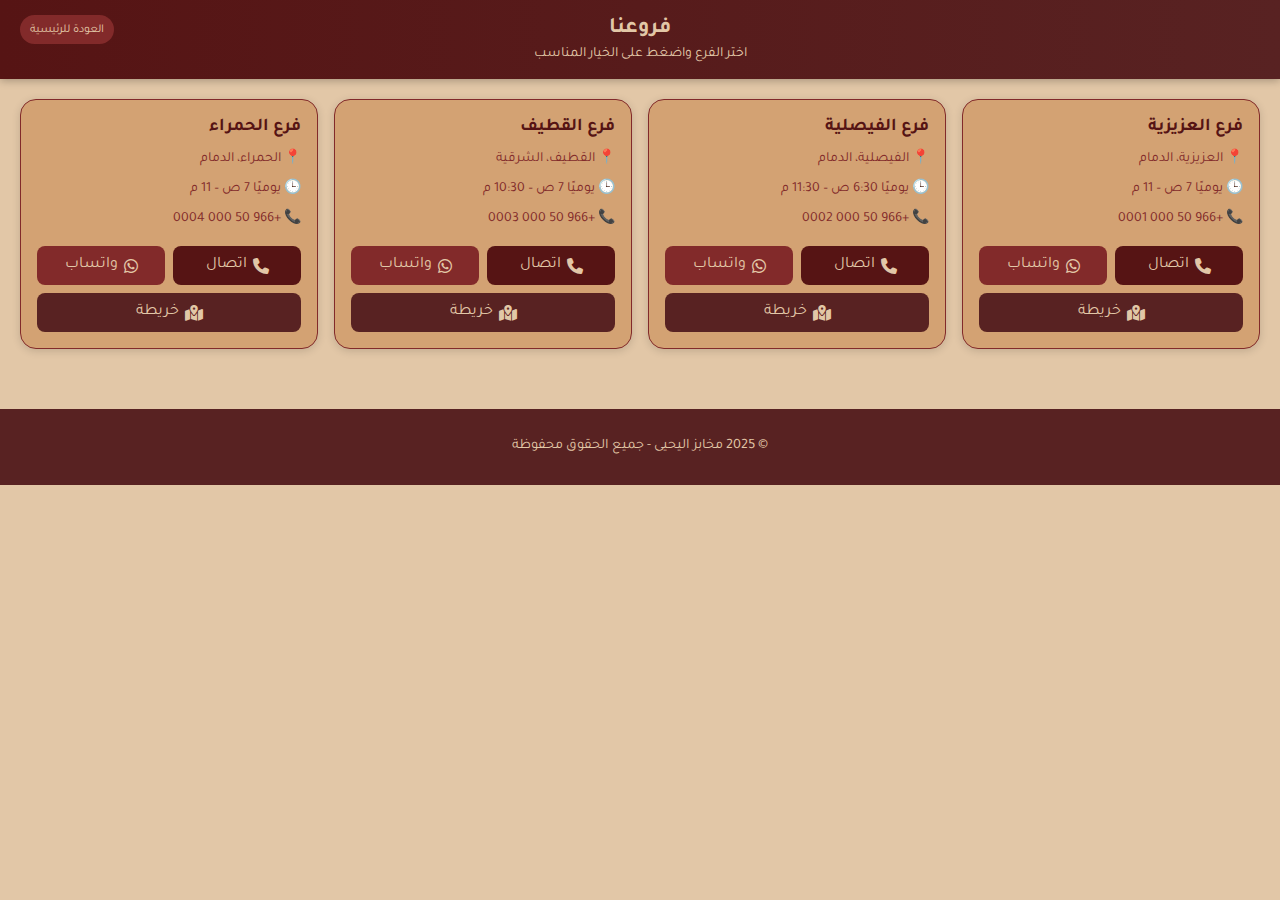
<file: bra.html>
<!DOCTYPE html>
<html lang="ar" dir="rtl">
<head>
  <meta charset="UTF-8" />
  <meta name="viewport" content="width=device-width,initial-scale=1" />
  <title>فروعنا | العزيزية - الفيصلية - القطيف - الحمراء</title>
  <!-- خط Tajawal -->
  <link href="https://fonts.googleapis.com/css2?family=Tajawal:wght@400;500;700&display=swap" rel="stylesheet">
  <!-- مكتبة الأيقونات -->
  <link rel="stylesheet" href="https://cdnjs.cloudflare.com/ajax/libs/font-awesome/6.5.0/css/all.min.css">
  <style>
    :root {
      --gold: #d3a273;       /* اللون الأساسي الذهبي */
      --gold-light: #e2c7a7; /* مشتق فاتح للذهبي */
      --gold-dark: #977b5e;  /* مشتق أغمق للذهبي */
      --maroon: #561414;     /* اللون الأساسي النبيتي */
      --maroon-light: #822a2a; /* مشتق أفتح للنبيتي */
      --maroon-dark: #582222;  /* مشتق أغمق للنبيتي */
    }
    body {
      margin:0;
      font-family:"Tajawal", sans-serif;
      background: var(--gold-light); /* خلفية فاتحة مريحة */
      color: var(--maroon-dark);
    }
    header {
      background: linear-gradient(90deg, var(--maroon), var(--maroon-dark));
      color: var(--gold-light);
      padding:16px;
      text-align:center;
      box-shadow:0 2px 8px rgba(0,0,0,.25);
    }
     .back-btn {
            position: absolute;
            top: 15px;
            left: 20px;
            background-color: var(--maroon-light);
            color: var(--white);
            border: none;
            padding: 7.5px 10px;
            border-radius: 15px;
            cursor: pointer;
            font-size: 0.75em;
            transition: background-color 0.3s;
            text-decoration: none;
        }
        .back-btn:hover {
            background-color: var(--maroon);
        }
    header h1 {margin:0;font-size:22px}
    header p {margin:4px 0 0;font-size:14px}
    .grid {
      display:grid;
      grid-template-columns:repeat(auto-fit,minmax(250px,1fr));
      gap:16px;
      padding:20px;
    }
    .card {
      background: var(--gold);
      border-radius:16px;
      padding:16px;
      box-shadow:0 2px 8px rgba(0,0,0,.15);
      display:flex; flex-direction:column; gap:10px;
      border:1px solid var(--maroon-light); /* بورد أنيق */
      transition:transform .2s, box-shadow .2s, background .2s;
    }
    .card:hover {
      transform:translateY(-3px);
      box-shadow:0 6px 16px rgba(0,0,0,.25);
      background: var(--gold-dark); /* لون أغمق عند الهوفر */
    }
    .card h3 {margin:0;font-size:18px;color:var(--maroon)}
    .meta {font-size:14px;color:var(--maroon-light)}
    .btns {
      display:flex; gap:8px; flex-wrap:wrap; margin-top:8px;
    }
    .btn {
      flex:1; text-align:center; padding:10px;
      border-radius:8px; color:var(--gold-light); text-decoration:none;
      font-size:16px; transition:.2s;
      display:flex; align-items:center; justify-content:center; gap:6px;
      font-family:"Tajawal", sans-serif;
    }
    .btn:hover {opacity:.9}
    .call {background:var(--maroon)}
    .wa {background:var(--maroon-light)}
    .map {background:var(--maroon-dark)}
               footer {
      background: var(--maroon-dark);
      color: var(--gold-light);
      text-align: center;
      padding: 15px;
      margin-top: 40px;
      font-size: 0.9rem;
    }
        footer {
      background: var(--maroon-dark);
      color: var(--gold-light);
      text-align: center;
      padding: 15px;
      margin-top: 40px;
      font-size: 0.9rem;
    }
  </style>
</head>
<body>
  <header>
    <a href="index.html" class="back-btn">العودة للرئيسية</a> <!-- غير الرابط حسب الحاجة -->
    <h1>فروعنا</h1>
    <p>اختر الفرع واضغط على الخيار المناسب</p>
  </header>

  <div class="grid">
    <!-- فرع العزيزية -->
    <div class="card">
      <h3>فرع العزيزية</h3>
      <div class="meta">📍 العزيزية، الدمام</div>
      <div class="meta">🕒 يوميًا 7 ص – 11 م</div>
      <div class="meta">📞 +966 50 000 0001</div>
      <div class="btns">
        <a class="btn call" href="tel:+966500000001"><i class="fa-solid fa-phone"></i> اتصال</a>
        <a class="btn wa" href="https://wa.me/966500000001" target="_blank"><i class="fa-brands fa-whatsapp"></i> واتساب</a>
        <a class="btn map" href="https://maps.google.com/?q=العزيزية الدمام" target="_blank"><i class="fa-solid fa-map-location-dot"></i> خريطة</a>
      </div>
    </div>

    <!-- فرع الفيصلية -->
    <div class="card">
      <h3>فرع الفيصلية</h3>
      <div class="meta">📍 الفيصلية، الدمام</div>
      <div class="meta">🕒 يوميًا 6:30 ص – 11:30 م</div>
      <div class="meta">📞 +966 50 000 0002</div>
      <div class="btns">
        <a class="btn call" href="tel:+966500000002"><i class="fa-solid fa-phone"></i> اتصال</a>
        <a class="btn wa" href="https://wa.me/966500000002" target="_blank"><i class="fa-brands fa-whatsapp"></i> واتساب</a>
        <a class="btn map" href="https://maps.google.com/?q=الفيصلية الدمام" target="_blank"><i class="fa-solid fa-map-location-dot"></i> خريطة</a>
      </div>
    </div>

    <!-- فرع القطيف -->
    <div class="card">
      <h3>فرع القطيف</h3>
      <div class="meta">📍 القطيف، الشرقية</div>
      <div class="meta">🕒 يوميًا 7 ص – 10:30 م</div>
      <div class="meta">📞 +966 50 000 0003</div>
      <div class="btns">
        <a class="btn call" href="tel:+966500000003"><i class="fa-solid fa-phone"></i> اتصال</a>
        <a class="btn wa" href="https://wa.me/966500000003" target="_blank"><i class="fa-brands fa-whatsapp"></i> واتساب</a>
        <a class="btn map" href="https://maps.google.com/?q=القطيف الشرقية" target="_blank"><i class="fa-solid fa-map-location-dot"></i> خريطة</a>
      </div>
    </div>

    <!-- فرع الحمراء -->
    <div class="card">
      <h3>فرع الحمراء</h3>
      <div class="meta">📍 الحمراء، الدمام</div>
      <div class="meta">🕒 يوميًا 7 ص – 11 م</div>
      <div class="meta">📞 +966 50 000 0004</div>
      <div class="btns">
        <a class="btn call" href="tel:+966500000004"><i class="fa-solid fa-phone"></i> اتصال</a>
        <a class="btn wa" href="https://wa.me/966500000004" target="_blank"><i class="fa-brands fa-whatsapp"></i> واتساب</a>
        <a class="btn map" href="https://maps.google.com/?q=الحمراء الدمام" target="_blank"><i class="fa-solid fa-map-location-dot"></i> خريطة</a>
      </div>
    </div>
  </div>
        <footer>
    <p>© 2025 مخابز اليحيى - جميع الحقوق محفوظة</p>
  </footer>
</body>
</html>
</file>
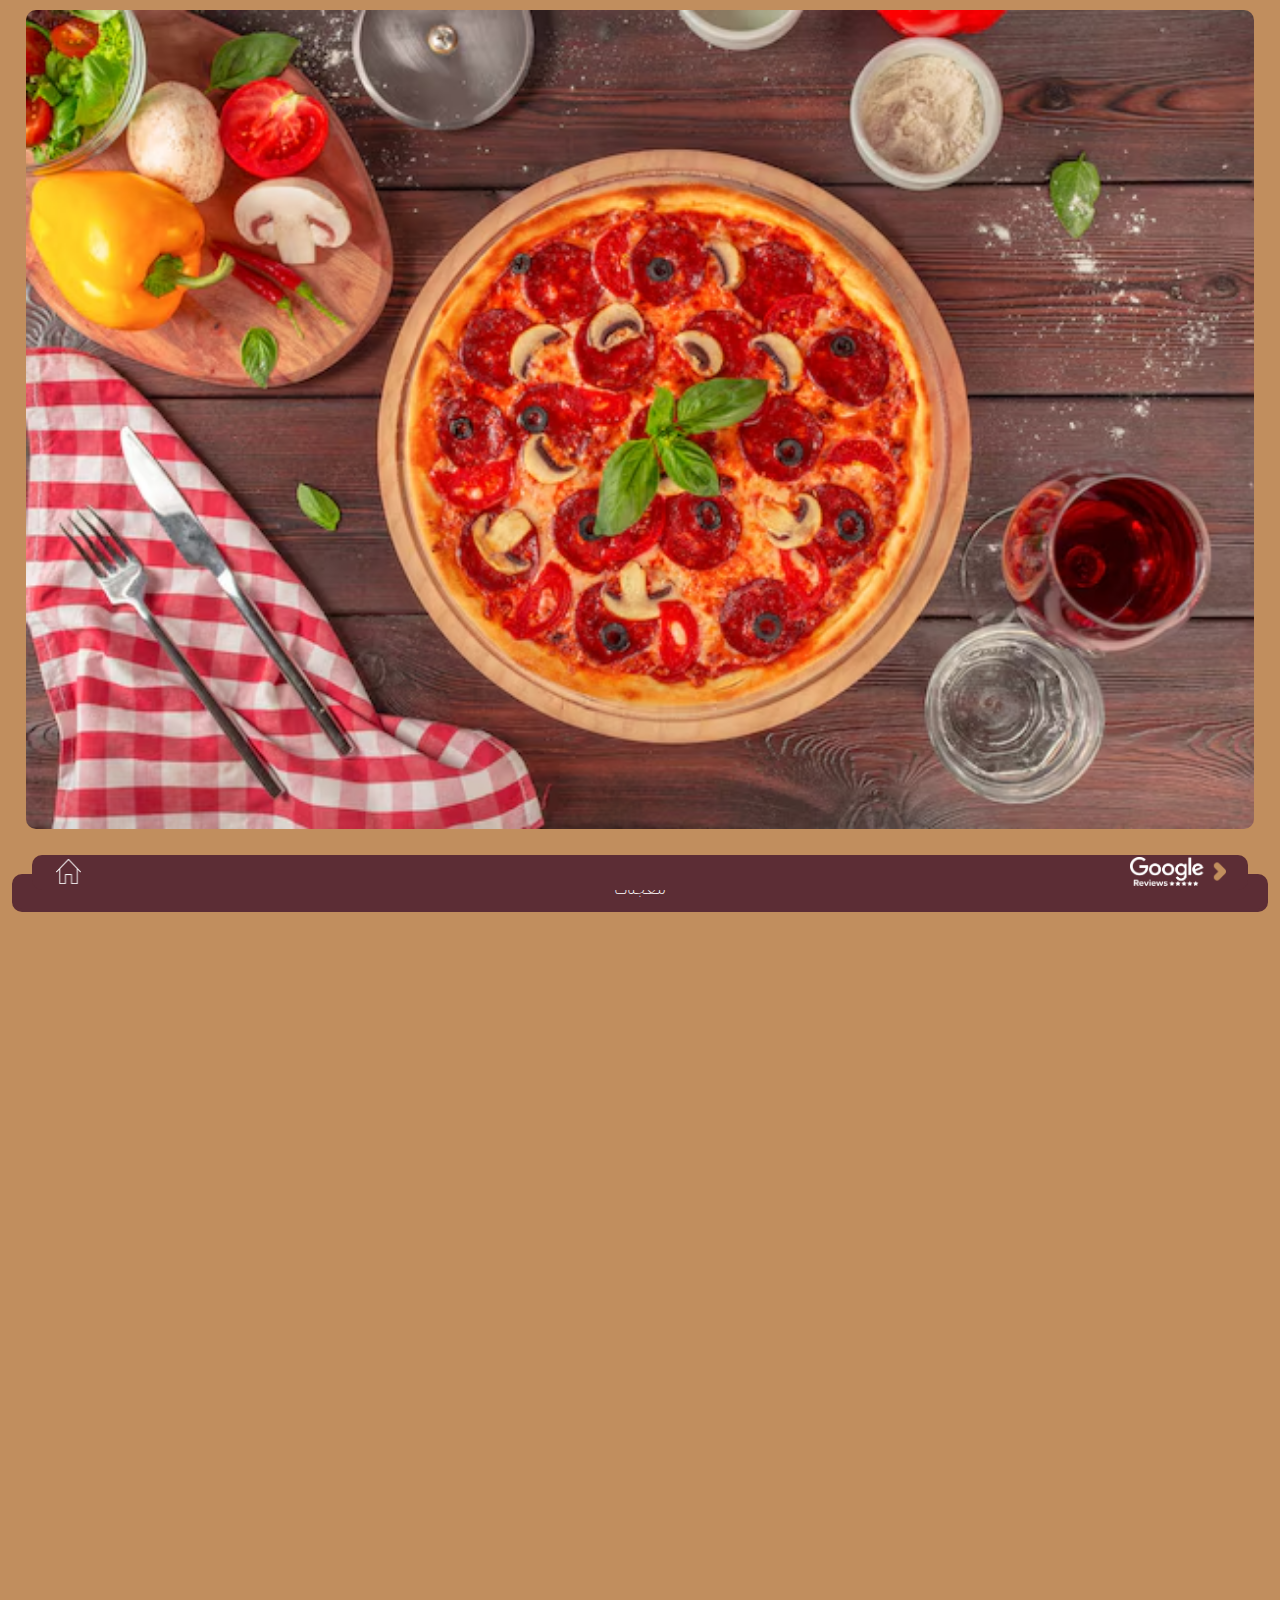
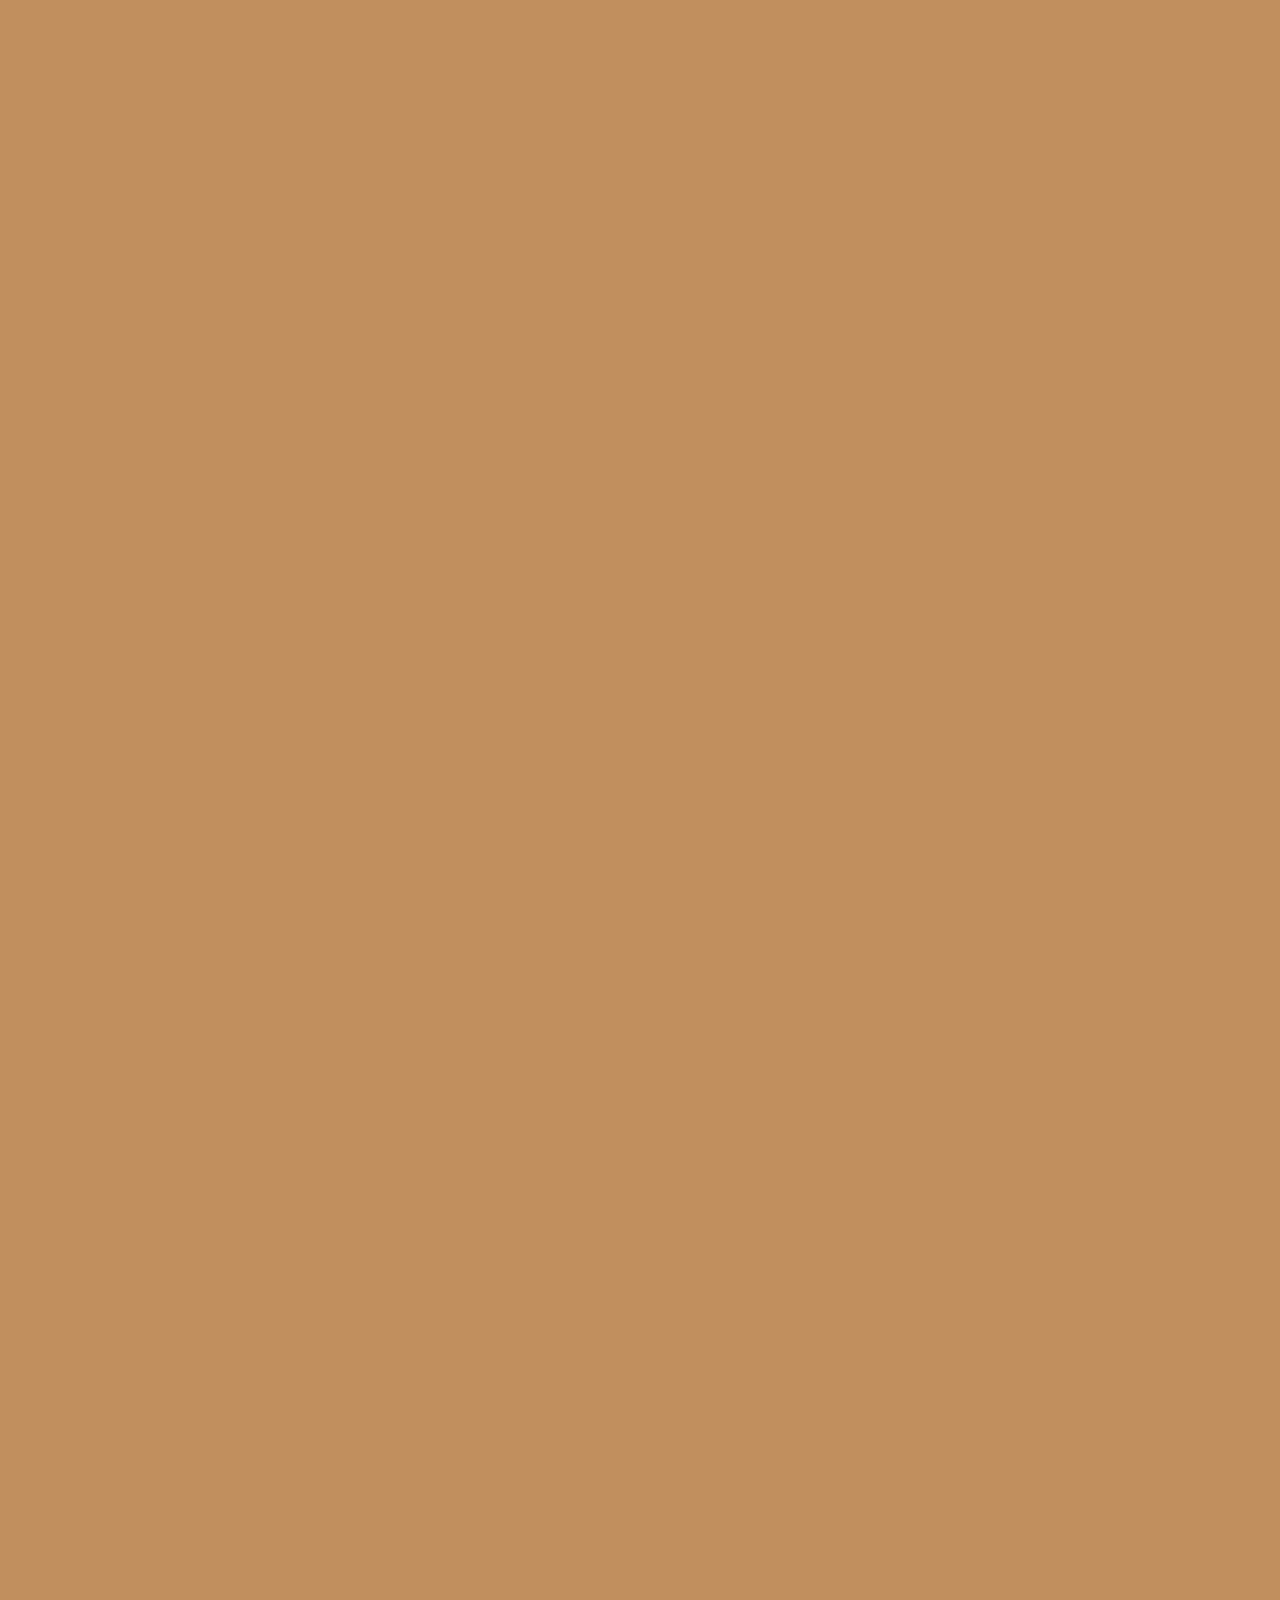
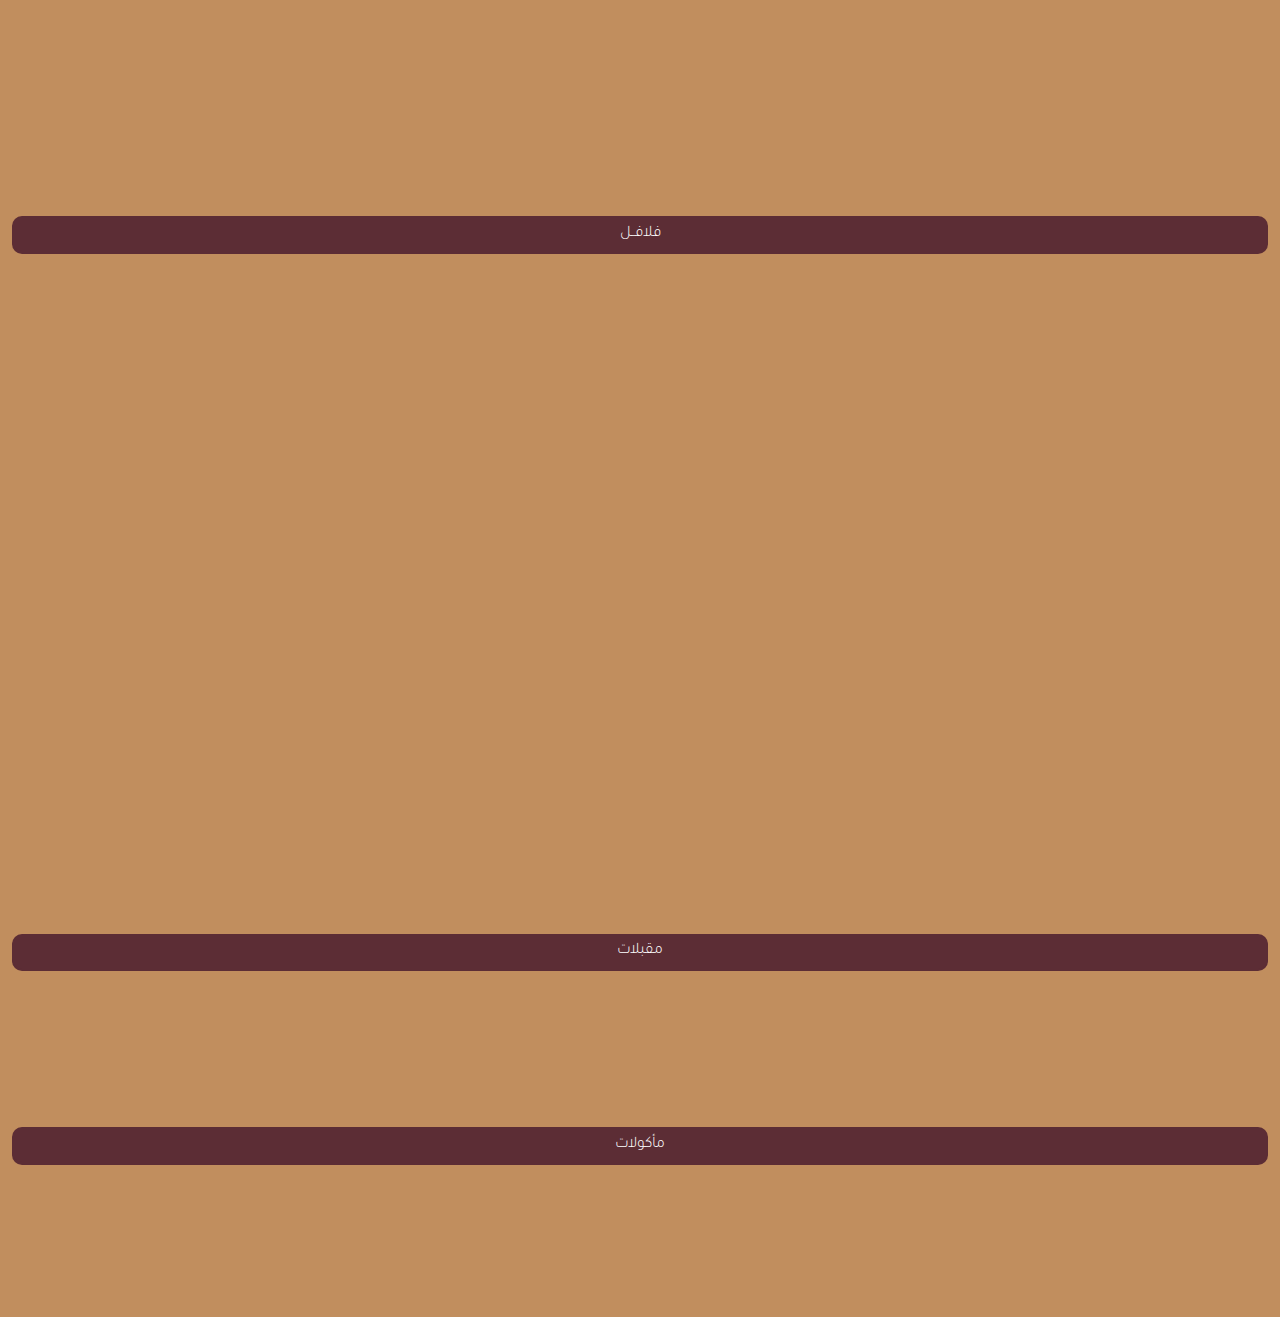
<file: menubakery.html>
<!DOCTYPE html>
<html lang="ar" dir="rtl">

<head>
    <meta charset="utf-8">
    <title>Alyahya bakeries</title>
    <meta content="width=device-width, initial-scale=1.0" name="viewport">
    <meta content="" name="keywords">
    <meta content="" name="description">
    <link rel="preconnect" href="https://fonts.googleapis.com">
<link rel="preconnect" href="https://fonts.gstatic.com" crossorigin>
<link href="https://fonts.googleapis.com/css2?family=Tajawal:wght@200;300;400;500;700;800;900&display=swap" rel="stylesheet">
    <!-- Libraries Stylesheet -->
    <link href="lib/animate/animate.min.css" rel="stylesheet">
    <link href="lib/owlcarousel/assets/owl.carousel.min.css" rel="stylesheet">
    <link href="lib/tempusdominus/css/tempusdominus-bootstrap-4.min.css" rel="stylesheet" />
    <!-- Customized Bootstrap Stylesheet -->
    <link href="css/bootstrap.min.css" rel="stylesheet">
    <!-- Template Stylesheet -->
    <link href="css/style.css" rel="stylesheet">
    <link rel="icon" type="image/png" sizes="12x5" href="favicon-16x16.png">
    <link rel="icon" type="image/png" sizes="32x32" href="favicon-32x32.png">
     <link rel="icon" type="image/png" sizes="96x96" href="favicon-96x96.png">
</head>
<body >

    <div class="container-xxl bdybg p-0">
        <!-- Spinner Start -->
        <div id="spinner" class="show bg-f27e3e position-fixed translate-middle w-100 vh-100 top-50 start-50 d-flex align-items-center justify-content-center">
            <div class="spinner-border text-primary" style="width: 3rem; height: 3rem;" role="status">
                <span class="sr-only">Loading...</span>
            </div>

        </div>
        <!-- Spinner End -->
        <!-- Navbar & Hero Start -->
      
    
        <div class="imgmnu">
                        <img class="heroimge" src="./img/her.jpg" alt="">  
                        
        </div>
        <!-- Navbar & Hero End -->
        <!-- Menu Start -->
        <div class="container-xxl py-5 ">
            <div class="multiitemss"><span class="multiitemss">  معجنات </span></div>  <!--المتنوعة-->
                <div class="container contaibg">
                 <div class="tab-class text-center wow fadeInUp" data-wow-delay="0.1s">
                    <div class="tab-content  fontbreak">
                        <div id="tab-1" class=" fade show p-0 active  ">
                            <div      class="row g-">
                                 <div class="mainitem">     <!--بداية المنتج -->
                                    <div class="itemsconte foemating">
                                        <span class="nameitems namesmrgn ">بيتزا لحم كبير  </span>
                                        <span class="leftside">25.00
                                        </span>                                                            
                                    </div>
                                 </div>
                                 <div class="mainitem">
                                    <div>
                                        <!-- <span class="nameitems wsf descriptionitems ">    خبز البريوش ، لحم ، خس ، جبن  </span> -->
                                        <span class="leftside  rialfntt descriptionitems">ريــــال
                                        </span>
                                    </div>
                                 </div>
                                 <!-- <div class="mainitem">
                                    <div>
                                        <div class="menu-icon">
                                            <img src="./img/FOODICON02.png" alt="Menu Icon">
                                            <img src="./img/FOODICON03.png" alt="Menu Icon">
                                            <img src="./img/FOODICON04.png" alt="Menu Icon">
                                            <img src="./img/FOODICON05.png" alt="Menu Icon">
                                            <img src="./img/FOODICON06.png" alt="Menu Icon">
                                            <img src="./img/FOODICON01.png" alt="Menu Icon">
                                        </div>
                                    </div>
                                 </div> -->
                              </div> <!-- last of menu-->   <!--نهاية المنتج-->
                              <div      class="row g-">
                                <div class="mainitem">     <!--بداية المنتج -->
                                   <div class="itemsconte foemating">
                                       <span class="nameitems ">بيتزا دجاج كبير  </span>
                                       <span class="leftside">25.00
                                       </span>                                                            
                                   </div>
                                </div>
                                <div class="mainitem">
                                   <div>
                                       <!-- <span class="nameitems wsf descriptionitems ">    خبز البريوش ، لحم ،طماطم ،خس ، حلقات البصل </span> -->
                                       <span class="leftside  rialfntt descriptionitems">ريــــال
                                       </span>
                                   </div>
                                </div>
                                <!-- <div class="mainitem">
                                   <div>
                                       <div class="menu-icon">
                                           <img src="./img/FOODICON02.png" alt="Menu Icon">
                                           <img src="./img/FOODICON03.png" alt="Menu Icon">
                                           <img src="./img/FOODICON04.png" alt="Menu Icon">
                                           <img src="./img/FOODICON05.png" alt="Menu Icon">
                                           <img src="./img/FOODICON06.png" alt="Menu Icon">
                                           <img src="./img/FOODICON01.png" alt="Menu Icon">
                                       </div>
                                   </div>
                                </div> -->
                             </div> <!-- last of menu-->   <!--نهاية المنتج-->
                             <div      class="row g-">
                                <div class="mainitem">     <!--بداية المنتج -->
                                   <div class="itemsconte foemating">
                                       <span class="nameitems ">بيتزا مشكل كبير  </span>
                                       <span class="leftside">29.00
                                       </span>                                                            
                                   </div>
                                </div>
                                <div class="mainitem">
                                   <div>
                                       <!-- <span class="nameitems wsf descriptionitems ">    خبز البريوش ، لحم دبل ، جبن دبل  ،خس </span> -->
                                       <span class="leftside  rialfntt descriptionitems">ريــــال
                                       </span>
                                   </div>
                                </div>
                                <!-- <div class="mainitem">
                                   <div>
                                       <div class="menu-icon">
                                           <img src="./img/FOODICON02.png" alt="Menu Icon">
                                           <img src="./img/FOODICON03.png" alt="Menu Icon">
                                           <img src="./img/FOODICON04.png" alt="Menu Icon">
                                           <img src="./img/FOODICON05.png" alt="Menu Icon">
                                           <img src="./img/FOODICON06.png" alt="Menu Icon">
                                           <img src="./img/FOODICON01.png" alt="Menu Icon">
                                       </div>
                                   </div>
                                </div> -->
                             </div> <!-- last of menu-->   <!--نهاية المنتج-->
                             <div      class="row g-">
                              <div class="mainitem">     <!--بداية المنتج -->
                                 <div class="itemsconte foemating">
                                     <span class="nameitems "> بيتزا ايطالي كبير  </span>
                                     <span class="leftside">29.00
                                     </span>                                                            
                                 </div>
                              </div>
                              <div class="mainitem">
                                 <div>
                                     <!-- <span class="nameitems wsf descriptionitems ">    خبز البريوش ، لحم  ، جبن  ،خس </span> -->
                                     <span class="leftside  rialfntt descriptionitems">ريــــال
                                     </span>
                                 </div>
                              </div>
                              <!-- <div class="mainitem">
                                 <div>
                                     <div class="menu-icon">
                                         <img src="./img/FOODICON02.png" alt="Menu Icon">
                                         <img src="./img/FOODICON03.png" alt="Menu Icon">
                                         <img src="./img/FOODICON04.png" alt="Menu Icon">
                                         <img src="./img/FOODICON05.png" alt="Menu Icon">
                                         <img src="./img/FOODICON06.png" alt="Menu Icon">
                                         <img src="./img/FOODICON01.png" alt="Menu Icon">
                                     </div>
                                 </div>
                              </div> -->
                           </div> <!-- last of menu-->   <!--نهاية المنتج-->
                             <div      class="row g-">
                                <div class="mainitem">     <!--بداية المنتج -->
                                   <div class="itemsconte foemating">
                                       <span class="nameitems "> بيتزا بيبروني كبير  </span>
                                       <span class="leftside">28.00
                                       </span>                                                            
                                   </div>
                                </div>
                                <div class="mainitem">
                                   <div>
                                       <!-- <span class="nameitems wsf descriptionitems ">    خبز البريوش ، دجاج جريل ،خس ،  جبن </span> -->
                                       <span class="leftside  rialfntt descriptionitems">ريــــال
                                       </span>
                                   </div>
                                </div>
                                <!-- <div class="mainitem">
                                   <div>
                                       <div class="menu-icon">
                                           <img src="./img/FOODICON02.png" alt="Menu Icon">
                                           <img src="./img/FOODICON03.png" alt="Menu Icon">
                                           <img src="./img/FOODICON04.png" alt="Menu Icon">
                                           <img src="./img/FOODICON05.png" alt="Menu Icon">
                                           <img src="./img/FOODICON06.png" alt="Menu Icon">
                                           <img src="./img/FOODICON01.png" alt="Menu Icon">
                                       </div>
                                   </div>
                                </div> -->
                             </div> <!-- last of menu-->   <!--نهاية المنتج-->
                             <div      class="row g-">
                              <div class="mainitem">     <!--بداية المنتج -->
                                 <div class="itemsconte foemating">
                                     <span class="nameitems ">بيتزا فلالفل كبير </span>
                                     <span class="leftside">25.00
                                     </span>                                                            
                                 </div>
                              </div>
                              <div class="mainitem">
                                 <div>
                                     <!-- <span class="nameitems wsf descriptionitems ">    خبز البريوش ، دجاج جريل ،خس ،  جبن ، اصابع بصل مقلي</span> -->
                                     <span class="leftside  rialfntt descriptionitems">ريــــال
                                     </span>
                                 </div>
                              </div>
                              <!-- <div class="mainitem">
                                 <div>
                                     <div class="menu-icon">
                                         <img src="./img/FOODICON02.png" alt="Menu Icon">
                                         <img src="./img/FOODICON03.png" alt="Menu Icon">
                                         <img src="./img/FOODICON04.png" alt="Menu Icon">
                                         <img src="./img/FOODICON05.png" alt="Menu Icon">
                                         <img src="./img/FOODICON06.png" alt="Menu Icon">
                                         <img src="./img/FOODICON01.png" alt="Menu Icon">
                                     </div>
                                 </div>
                              </div> -->
                           </div> <!-- last of menu-->   <!--نهاية المنتج-->
                             <div      class="row g-">
                                <div class="mainitem">     <!--بداية المنتج -->
                                   <div class="itemsconte foemating">
                                       <span class="nameitems ">بيتزا  خضار كبير  </span>
                                       <span class="leftside">18.00
                                       </span>                                                            
                                   </div>
                                </div>
                                <div class="mainitem">
                                   <div>
                                       <!-- <span class="nameitems wsf descriptionitems ">    خبز البريوش ، دجاج مشوي علي الصاج ،خس ، جبن، صوص </span> -->
                                       <span class="leftside  rialfntt descriptionitems">ريــــال
                                       </span>
                                   </div>
                                </div>
                                <!-- <div class="mainitem">
                                   <div>
                                       <div class="menu-icon">
                                           <img src="./img/FOODICON02.png" alt="Menu Icon">
                                           <img src="./img/FOODICON03.png" alt="Menu Icon">
                                           <img src="./img/FOODICON04.png" alt="Menu Icon">
                                           <img src="./img/FOODICON05.png" alt="Menu Icon">
                                           <img src="./img/FOODICON06.png" alt="Menu Icon">
                                           <img src="./img/FOODICON01.png" alt="Menu Icon">
                                       </div>
                                   </div>
                                </div> -->
                             </div> <!-- last of menu-->   <!--نهاية المنتج-->
                             <div      class="row g-">
                                <div class="mainitem">     <!--بداية المنتج -->
                                   <div class="itemsconte foemating">
                                       <span class="nameitems ">بيتزا جبن كبير  </span>
                                       <span class="leftside">25.00
                                       </span>                                                            
                                   </div>
                                </div>
                                <div class="mainitem">
                                   <div>
                                       <!-- <span class="nameitems wsf descriptionitems "> خبز البريوش ، خس  ،جبن ، حلقات البصل ، دجاج</span> -->
                                       <span class="leftside  rialfntt descriptionitems">ريــــال
                                       </span>
                                   </div>
                                </div>
                                <!-- <div class="mainitem">
                                   <div>
                                       <div class="menu-icon">
                                           <img src="./img/FOODICON02.png" alt="Menu Icon">
                                           <img src="./img/FOODICON03.png" alt="Menu Icon">
                                           <img src="./img/FOODICON04.png" alt="Menu Icon">
                                           <img src="./img/FOODICON05.png" alt="Menu Icon">
                                           <img src="./img/FOODICON06.png" alt="Menu Icon">
                                           <img src="./img/FOODICON01.png" alt="Menu Icon">
                                       </div>
                                   </div>
                                </div> -->
                             </div> <!-- last of menu-->   <!--نهاية المنتج-->
                             <div      class="row g-">
                                <div class="mainitem">     <!--بداية المنتج -->
                                   <div class="itemsconte foemating">
                                       <span class="nameitems "> بيتزا لحم صغير  </span>
                                       <span class="leftside">14.00
                                       </span>                                                            
                                   </div>
                                </div>
                                <div class="mainitem">
                                   <div>
                                       <!-- <span class="nameitems wsf descriptionitems ">  خبز الصامولي ، لحم ،جبن ،صوص رنش  </span> -->
                                       <span class="leftside  rialfntt descriptionitems">ريــــال
                                       </span>
                                   </div>
                                </div>
                                <!-- <div class="mainitem">
                                   <div>
                                       <div class="menu-icon">
                                           <img src="./img/FOODICON02.png" alt="Menu Icon">
                                           <img src="./img/FOODICON03.png" alt="Menu Icon">
                                           <img src="./img/FOODICON04.png" alt="Menu Icon">
                                           <img src="./img/FOODICON05.png" alt="Menu Icon">
                                           <img src="./img/FOODICON06.png" alt="Menu Icon">
                                           <img src="./img/FOODICON01.png" alt="Menu Icon">
                                       </div>
                                   </div>
                                </div> -->
                             </div> <!-- last of menu-->   <!--نهاية المنتج-->
                             <div      class="row g-">
                                <div class="mainitem">     <!--بداية المنتج -->
                                   <div class="itemsconte foemating">
                                       <span class="nameitems ">   بيتزا دجاج صغير  </span>
                                       <span class="leftside">14.00
                                       </span>                                                            
                                   </div>
                                </div>
                                <div class="mainitem">
                                   <div>
                                       <!-- <span class="nameitems wsf descriptionitems ">    خبز الصامولي ، دجاج ،جبن ،  صوص رنش </span> -->
                                       <span class="leftside  rialfntt descriptionitems">ريــــال
                                       </span>
                                   </div>
                                </div>
                                <!-- <div class="mainitem">
                                   <div>
                                       <div class="menu-icon">
                                           <img src="./img/FOODICON02.png" alt="Menu Icon">
                                           <img src="./img/FOODICON03.png" alt="Menu Icon">
                                           <img src="./img/FOODICON04.png" alt="Menu Icon">
                                           <img src="./img/FOODICON05.png" alt="Menu Icon">
                                           <img src="./img/FOODICON06.png" alt="Menu Icon">
                                           <img src="./img/FOODICON01.png" alt="Menu Icon">
                                       </div>
                                   </div>
                                </div> -->
                             </div> <!-- last of menu-->   <!--نهاية المنتج-->
                             <div      class="row g-">
                                <div class="mainitem">     <!--بداية المنتج -->
                                   <div class="itemsconte foemating">
                                       <span class="nameitems ">بيتزا مشكل صغير  </span>
                                       <span class="leftside">15.00
                                       </span>                                                            
                                   </div>
                                </div>
                                <div class="mainitem">
                                   <div>
                                       <!-- <span class="nameitems wsf descriptionitems ">    خبز البريوش ، ربيان ،طماطم ،خص ، حلقات البصل </span> -->
                                       <span class="leftside  rialfntt descriptionitems">ريــــال
                                       </span>
                                   </div>
                                </div>
                                <!-- <div class="mainitem">
                                   <div>
                                       <div class="menu-icon">
                                           <img src="./img/FOODICON02.png" alt="Menu Icon">
                                           <img src="./img/FOODICON03.png" alt="Menu Icon">
                                           <img src="./img/FOODICON04.png" alt="Menu Icon">
                                           <img src="./img/FOODICON05.png" alt="Menu Icon">
                                           <img src="./img/FOODICON06.png" alt="Menu Icon">
                                           <img src="./img/FOODICON01.png" alt="Menu Icon">
                                       </div>
                                   </div>
                                </div> -->
                             </div> <!-- last of menu-->   <!--نهاية المنتج-->
                             <div      class="row g-">
                                <div class="mainitem">     <!--بداية المنتج -->
                                   <div class="itemsconte foemating">
                                       <span class="nameitems "> بيتزا ايطالي صغير  </span>
                                       <span class="leftside">15.00
                                       </span>                                                            
                                   </div>
                                </div>
                                <div class="mainitem">
                                   <div>
                                       <!-- <span class="nameitems wsf descriptionitems ">    خبز البريوش ، ربيان ،طماطم ،خص ، حلقات البصل </span> -->
                                       <span class="leftside  rialfntt descriptionitems">ريــــال
                                       </span>
                                   </div>
                                </div>
                                <!-- <div class="mainitem">
                                   <div>
                                       <div class="menu-icon">
                                           <img src="./img/FOODICON02.png" alt="Menu Icon">
                                           <img src="./img/FOODICON03.png" alt="Menu Icon">
                                           <img src="./img/FOODICON04.png" alt="Menu Icon">
                                           <img src="./img/FOODICON05.png" alt="Menu Icon">
                                           <img src="./img/FOODICON06.png" alt="Menu Icon">
                                           <img src="./img/FOODICON01.png" alt="Menu Icon">
                                       </div>
                                   </div>
                                </div> -->
                             </div> <!-- last of menu-->   <!--نهاية المنتج-->
                             <div      class="row g-">
                                <div class="mainitem">     <!--بداية المنتج -->
                                   <div class="itemsconte foemating">
                                       <span class="nameitems ">بيتزا بيبروني صغير  </span>
                                       <span class="leftside">15.00
                                       </span>                                                            
                                   </div>
                                </div>
                                <div class="mainitem">
                                   <div>
                                       <!-- <span class="nameitems wsf descriptionitems ">    خبز البريوش ، ربيان ،طماطم ،خص ، حلقات البصل </span> -->
                                       <span class="leftside  rialfntt descriptionitems">ريــــال
                                       </span>
                                   </div>
                                </div>
                                <!-- <div class="mainitem">
                                   <div>
                                       <div class="menu-icon">
                                           <img src="./img/FOODICON02.png" alt="Menu Icon">
                                           <img src="./img/FOODICON03.png" alt="Menu Icon">
                                           <img src="./img/FOODICON04.png" alt="Menu Icon">
                                           <img src="./img/FOODICON05.png" alt="Menu Icon">
                                           <img src="./img/FOODICON06.png" alt="Menu Icon">
                                           <img src="./img/FOODICON01.png" alt="Menu Icon">
                                       </div>
                                   </div>
                                </div> -->
                             </div> <!-- last of menu-->   <!--نهاية المنتج-->
                             <div      class="row g-">
                                <div class="mainitem">     <!--بداية المنتج -->
                                   <div class="itemsconte foemating">
                                       <span class="nameitems ">بيتزا فلافل صغير  </span>
                                       <span class="leftside">18.00
                                       </span>                                                            
                                   </div>
                                </div>
                                <div class="mainitem">
                                   <div>
                                       <!-- <span class="nameitems wsf descriptionitems ">    خبز البريوش ، ربيان ،طماطم ،خص ، حلقات البصل </span> -->
                                       <span class="leftside  rialfntt descriptionitems">ريــــال
                                       </span>
                                   </div>
                                </div>
                                <!-- <div class="mainitem">
                                   <div>
                                       <div class="menu-icon">
                                           <img src="./img/FOODICON02.png" alt="Menu Icon">
                                           <img src="./img/FOODICON03.png" alt="Menu Icon">
                                           <img src="./img/FOODICON04.png" alt="Menu Icon">
                                           <img src="./img/FOODICON05.png" alt="Menu Icon">
                                           <img src="./img/FOODICON06.png" alt="Menu Icon">
                                           <img src="./img/FOODICON01.png" alt="Menu Icon">
                                       </div>
                                   </div>
                                </div> -->
                             </div> <!-- last of menu-->   <!--نهاية المنتج-->
                             <div      class="row g-">
                                <div class="mainitem">     <!--بداية المنتج -->
                                   <div class="itemsconte foemating">
                                       <span class="nameitems ">بيتزا خضار صغير  </span>
                                       <span class="leftside">11.50
                                       </span>                                                            
                                   </div>
                                </div>
                                <div class="mainitem">
                                   <div>
                                       <!-- <span class="nameitems wsf descriptionitems ">    خبز البريوش ، ربيان ،طماطم ،خص ، حلقات البصل </span> -->
                                       <span class="leftside  rialfntt descriptionitems">ريــــال
                                       </span>
                                   </div>
                                </div>
                                <!-- <div class="mainitem">
                                   <div>
                                       <div class="menu-icon">
                                           <img src="./img/FOODICON02.png" alt="Menu Icon">
                                           <img src="./img/FOODICON03.png" alt="Menu Icon">
                                           <img src="./img/FOODICON04.png" alt="Menu Icon">
                                           <img src="./img/FOODICON05.png" alt="Menu Icon">
                                           <img src="./img/FOODICON06.png" alt="Menu Icon">
                                           <img src="./img/FOODICON01.png" alt="Menu Icon">
                                       </div>
                                   </div>
                                </div> -->
                             </div> <!-- last of menu-->   <!--نهاية المنتج-->
                             <div      class="row g-">
                                <div class="mainitem">     <!--بداية المنتج -->
                                   <div class="itemsconte foemating">
                                       <span class="nameitems ">بيتزا جبن صغير  </span>
                                       <span class="leftside">11.50
                                       </span>                                                            
                                   </div>
                                </div>
                                <div class="mainitem">
                                   <div>
                                       <!-- <span class="nameitems wsf descriptionitems ">    خبز البريوش ، ربيان ،طماطم ،خص ، حلقات البصل </span> -->
                                       <span class="leftside  rialfntt descriptionitems">ريــــال
                                       </span>
                                   </div>
                                </div>
                                <!-- <div class="mainitem">
                                   <div>
                                       <div class="menu-icon">
                                           <img src="./img/FOODICON02.png" alt="Menu Icon">
                                           <img src="./img/FOODICON03.png" alt="Menu Icon">
                                           <img src="./img/FOODICON04.png" alt="Menu Icon">
                                           <img src="./img/FOODICON05.png" alt="Menu Icon">
                                           <img src="./img/FOODICON06.png" alt="Menu Icon">
                                           <img src="./img/FOODICON01.png" alt="Menu Icon">
                                       </div>
                                   </div>
                                </div> -->
                             </div> <!-- last of menu-->   <!--نهاية المنتج-->
                             <div      class="row g-">
                                <div class="mainitem">     <!--بداية المنتج -->
                                   <div class="itemsconte foemating">
                                       <span class="nameitems ">لحم بالبيض </span>
                                       <span class="leftside">7.25
                                       </span>                                                            
                                   </div>
                                </div>
                                <div class="mainitem">
                                   <div>
                                       <!-- <span class="nameitems wsf descriptionitems ">    خبز البريوش ، ربيان ،طماطم ،خص ، حلقات البصل </span> -->
                                       <span class="leftside  rialfntt descriptionitems">ريــــال
                                       </span>
                                   </div>
                                </div>
                                <!-- <div class="mainitem">
                                   <div>
                                       <div class="menu-icon">
                                           <img src="./img/FOODICON02.png" alt="Menu Icon">
                                           <img src="./img/FOODICON03.png" alt="Menu Icon">
                                           <img src="./img/FOODICON04.png" alt="Menu Icon">
                                           <img src="./img/FOODICON05.png" alt="Menu Icon">
                                           <img src="./img/FOODICON06.png" alt="Menu Icon">
                                           <img src="./img/FOODICON01.png" alt="Menu Icon">
                                       </div>
                                   </div>
                                </div> -->
                             </div> <!-- last of menu-->   <!--نهاية المنتج-->
                             <div      class="row g-">
                                <div class="mainitem">     <!--بداية المنتج -->
                                   <div class="itemsconte foemating">
                                       <span class="nameitems ">  لحم بالعجين  </span>
                                       <span class="leftside">6.75
                                       </span>                                                            
                                   </div>
                                </div>
                                <div class="mainitem">
                                   <div>
                                       <!-- <span class="nameitems wsf descriptionitems ">    خبز البريوش ، ربيان ،طماطم ،خص ، حلقات البصل </span> -->
                                       <span class="leftside  rialfntt descriptionitems">ريــــال
                                       </span>
                                   </div>
                                </div>
                                <!-- <div class="mainitem">
                                   <div>
                                       <div class="menu-icon">
                                           <img src="./img/FOODICON02.png" alt="Menu Icon">
                                           <img src="./img/FOODICON03.png" alt="Menu Icon">
                                           <img src="./img/FOODICON04.png" alt="Menu Icon">
                                           <img src="./img/FOODICON05.png" alt="Menu Icon">
                                           <img src="./img/FOODICON06.png" alt="Menu Icon">
                                           <img src="./img/FOODICON01.png" alt="Menu Icon">
                                       </div>
                                   </div>
                                </div> -->
                             </div> <!-- last of menu-->   <!--نهاية المنتج-->
                             <div      class="row g-">
                                <div class="mainitem">     <!--بداية المنتج -->
                                   <div class="itemsconte foemating">
                                       <span class="nameitems ">  لحم بالجبن   </span>
                                       <span class="leftside">7.75
                                       </span>                                                            
                                   </div>
                                </div>
                                <div class="mainitem">
                                   <div>
                                       <!-- <span class="nameitems wsf descriptionitems ">    خبز البريوش ، ربيان ،طماطم ،خص ، حلقات البصل </span> -->
                                       <span class="leftside  rialfntt descriptionitems">ريــــال
                                       </span>
                                   </div>
                                </div>
                                <!-- <div class="mainitem">
                                   <div>
                                       <div class="menu-icon">
                                           <img src="./img/FOODICON02.png" alt="Menu Icon">
                                           <img src="./img/FOODICON03.png" alt="Menu Icon">
                                           <img src="./img/FOODICON04.png" alt="Menu Icon">
                                           <img src="./img/FOODICON05.png" alt="Menu Icon">
                                           <img src="./img/FOODICON06.png" alt="Menu Icon">
                                           <img src="./img/FOODICON01.png" alt="Menu Icon">
                                       </div>
                                   </div>
                                </div> -->
                             </div> <!-- last of menu-->   <!--نهاية المنتج-->
                             <div      class="row g-">
                                <div class="mainitem">     <!--بداية المنتج -->
                                   <div class="itemsconte foemating">
                                       <span class="nameitems ">دجاج بالعجين </span>
                                       <span class="leftside">6.25
                                       </span>                                                            
                                   </div>
                                </div>
                                <div class="mainitem">
                                   <div>
                                       <!-- <span class="nameitems wsf descriptionitems ">    خبز البريوش ، ربيان ،طماطم ،خص ، حلقات البصل </span> -->
                                       <span class="leftside  rialfntt descriptionitems">ريــــال
                                       </span>
                                   </div>
                                </div>
                                <!-- <div class="mainitem">
                                   <div>
                                       <div class="menu-icon">
                                           <img src="./img/FOODICON02.png" alt="Menu Icon">
                                           <img src="./img/FOODICON03.png" alt="Menu Icon">
                                           <img src="./img/FOODICON04.png" alt="Menu Icon">
                                           <img src="./img/FOODICON05.png" alt="Menu Icon">
                                           <img src="./img/FOODICON06.png" alt="Menu Icon">
                                           <img src="./img/FOODICON01.png" alt="Menu Icon">
                                       </div>
                                   </div>
                                </div> -->
                             </div> <!-- last of menu-->   <!--نهاية المنتج-->
                             <div      class="row g-">
                                <div class="mainitem">     <!--بداية المنتج -->
                                   <div class="itemsconte foemating">
                                       <span class="nameitems ">دجاج بالجبن  </span>
                                       <span class="leftside">7.25
                                       </span>                                                            
                                   </div>
                                </div>
                                <div class="mainitem">
                                   <div>
                                       <!-- <span class="nameitems wsf descriptionitems ">    خبز البريوش ، ربيان ،طماطم ،خص ، حلقات البصل </span> -->
                                       <span class="leftside  rialfntt descriptionitems">ريــــال
                                       </span>
                                   </div>
                                </div>
                                <!-- <div class="mainitem">
                                   <div>
                                       <div class="menu-icon">
                                           <img src="./img/FOODICON02.png" alt="Menu Icon">
                                           <img src="./img/FOODICON03.png" alt="Menu Icon">
                                           <img src="./img/FOODICON04.png" alt="Menu Icon">
                                           <img src="./img/FOODICON05.png" alt="Menu Icon">
                                           <img src="./img/FOODICON06.png" alt="Menu Icon">
                                           <img src="./img/FOODICON01.png" alt="Menu Icon">
                                       </div>
                                   </div>
                                </div> -->
                             </div> <!-- last of menu-->   <!--نهاية المنتج-->
                             <div      class="row g-">
                                <div class="mainitem">     <!--بداية المنتج -->
                                   <div class="itemsconte foemating">
                                       <span class="nameitems ">فاهيتا دجاج</span>
                                       <span class="leftside">7.25
                                       </span>                                                            
                                   </div>
                                </div>
                                <div class="mainitem">
                                   <div>
                                       <!-- <span class="nameitems wsf descriptionitems ">    خبز البريوش ، ربيان ،طماطم ،خص ، حلقات البصل </span> -->
                                       <span class="leftside  rialfntt descriptionitems">ريــــال
                                       </span>
                                   </div>
                                </div>
                                <!-- <div class="mainitem">
                                   <div>
                                       <div class="menu-icon">
                                           <img src="./img/FOODICON02.png" alt="Menu Icon">
                                           <img src="./img/FOODICON03.png" alt="Menu Icon">
                                           <img src="./img/FOODICON04.png" alt="Menu Icon">
                                           <img src="./img/FOODICON05.png" alt="Menu Icon">
                                           <img src="./img/FOODICON06.png" alt="Menu Icon">
                                           <img src="./img/FOODICON01.png" alt="Menu Icon">
                                       </div>
                                   </div>
                                </div> -->
                             </div> <!-- last of menu-->   <!--نهاية المنتج-->
                             <div      class="row g-">
                                <div class="mainitem">     <!--بداية المنتج -->
                                   <div class="itemsconte foemating">
                                       <span class="nameitems ">فاهيتا دجاج جبن </span>
                                       <span class="leftside">8.50
                                       </span>                                                            
                                   </div>
                                </div>
                                <div class="mainitem">
                                   <div>
                                       <!-- <span class="nameitems wsf descriptionitems ">    خبز البريوش ، ربيان ،طماطم ،خص ، حلقات البصل </span> -->
                                       <span class="leftside  rialfntt descriptionitems">ريــــال
                                       </span>
                                   </div>
                                </div>
                                <!-- <div class="mainitem">
                                   <div>
                                       <div class="menu-icon">
                                           <img src="./img/FOODICON02.png" alt="Menu Icon">
                                           <img src="./img/FOODICON03.png" alt="Menu Icon">
                                           <img src="./img/FOODICON04.png" alt="Menu Icon">
                                           <img src="./img/FOODICON05.png" alt="Menu Icon">
                                           <img src="./img/FOODICON06.png" alt="Menu Icon">
                                           <img src="./img/FOODICON01.png" alt="Menu Icon">
                                       </div>
                                   </div>
                                </div> -->
                             </div> <!-- last of menu-->   <!--نهاية المنتج-->
                             <div      class="row g-">
                                <div class="mainitem">     <!--بداية المنتج -->
                                   <div class="itemsconte foemating">
                                       <span class="nameitems ">بطاطس</span>
                                       <span class="leftside">5.75
                                       </span>                                                            
                                   </div>
                                </div>
                                <div class="mainitem">
                                   <div>
                                       <!-- <span class="nameitems wsf descriptionitems ">    خبز البريوش ، ربيان ،طماطم ،خص ، حلقات البصل </span> -->
                                       <span class="leftside  rialfntt descriptionitems">ريــــال
                                       </span>
                                   </div>
                                </div>
                                <!-- <div class="mainitem">
                                   <div>
                                       <div class="menu-icon">
                                           <img src="./img/FOODICON02.png" alt="Menu Icon">
                                           <img src="./img/FOODICON03.png" alt="Menu Icon">
                                           <img src="./img/FOODICON04.png" alt="Menu Icon">
                                           <img src="./img/FOODICON05.png" alt="Menu Icon">
                                           <img src="./img/FOODICON06.png" alt="Menu Icon">
                                           <img src="./img/FOODICON01.png" alt="Menu Icon">
                                       </div>
                                   </div>
                                </div> -->
                             </div> <!-- last of menu-->   <!--نهاية المنتج-->
                             <div      class="row g-">
                                <div class="mainitem">     <!--بداية المنتج -->
                                   <div class="itemsconte foemating">
                                       <span class="nameitems ">بطاطس بالجبن</span>
                                       <span class="leftside">7.00
                                       </span>                                                            
                                   </div>
                                </div>
                                <div class="mainitem">
                                   <div>
                                       <!-- <span class="nameitems wsf descriptionitems ">    خبز البريوش ، ربيان ،طماطم ،خص ، حلقات البصل </span> -->
                                       <span class="leftside  rialfntt descriptionitems">ريــــال
                                       </span>
                                   </div>
                                </div>
                                <!-- <div class="mainitem">
                                   <div>
                                       <div class="menu-icon">
                                           <img src="./img/FOODICON02.png" alt="Menu Icon">
                                           <img src="./img/FOODICON03.png" alt="Menu Icon">
                                           <img src="./img/FOODICON04.png" alt="Menu Icon">
                                           <img src="./img/FOODICON05.png" alt="Menu Icon">
                                           <img src="./img/FOODICON06.png" alt="Menu Icon">
                                           <img src="./img/FOODICON01.png" alt="Menu Icon">
                                       </div>
                                   </div>
                                </div> -->
                             </div> <!-- last of menu-->   <!--نهاية المنتج-->
                             <div      class="row g-">
                                <div class="mainitem">     <!--بداية المنتج -->
                                   <div class="itemsconte foemating">
                                       <span class="nameitems ">بطاطس باللبنة</span>
                                       <span class="leftside">7.00
                                       </span>                                                            
                                   </div>
                                </div>
                                <div class="mainitem">
                                   <div>
                                       <!-- <span class="nameitems wsf descriptionitems ">    خبز البريوش ، ربيان ،طماطم ،خص ، حلقات البصل </span> -->
                                       <span class="leftside  rialfntt descriptionitems">ريــــال
                                       </span>
                                   </div>
                                </div>
                                <!-- <div class="mainitem">
                                   <div>
                                       <div class="menu-icon">
                                           <img src="./img/FOODICON02.png" alt="Menu Icon">
                                           <img src="./img/FOODICON03.png" alt="Menu Icon">
                                           <img src="./img/FOODICON04.png" alt="Menu Icon">
                                           <img src="./img/FOODICON05.png" alt="Menu Icon">
                                           <img src="./img/FOODICON06.png" alt="Menu Icon">
                                           <img src="./img/FOODICON01.png" alt="Menu Icon">
                                       </div>
                                   </div>
                                </div> -->
                             </div> <!-- last of menu-->   <!--نهاية المنتج-->
                             <div      class="row g-">
                                <div class="mainitem">     <!--بداية المنتج -->
                                   <div class="itemsconte foemating">
                                       <span class="nameitems ">سبانخ</span>
                                       <span class="leftside">4.60
                                       </span>                                                            
                                   </div>
                                </div>
                                <div class="mainitem">
                                   <div>
                                       <!-- <span class="nameitems wsf descriptionitems ">    خبز البريوش ، ربيان ،طماطم ،خص ، حلقات البصل </span> -->
                                       <span class="leftside  rialfntt descriptionitems">ريــــال
                                       </span>
                                   </div>
                                </div>
                                <!-- <div class="mainitem">
                                   <div>
                                       <div class="menu-icon">
                                           <img src="./img/FOODICON02.png" alt="Menu Icon">
                                           <img src="./img/FOODICON03.png" alt="Menu Icon">
                                           <img src="./img/FOODICON04.png" alt="Menu Icon">
                                           <img src="./img/FOODICON05.png" alt="Menu Icon">
                                           <img src="./img/FOODICON06.png" alt="Menu Icon">
                                           <img src="./img/FOODICON01.png" alt="Menu Icon">
                                       </div>
                                   </div>
                                </div> -->
                             </div> <!-- last of menu-->   <!--نهاية المنتج-->
                             <div      class="row g-">
                                <div class="mainitem">     <!--بداية المنتج -->
                                   <div class="itemsconte foemating">
                                       <span class="nameitems ">سبانخ بالجبن</span>
                                       <span class="leftside">6.25
                                       </span>                                                            
                                   </div>
                                </div>
                                <div class="mainitem">
                                   <div>
                                       <!-- <span class="nameitems wsf descriptionitems ">    خبز البريوش ، ربيان ،طماطم ،خص ، حلقات البصل </span> -->
                                       <span class="leftside  rialfntt descriptionitems">ريــــال
                                       </span>
                                   </div>
                                </div>
                                <!-- <div class="mainitem">
                                   <div>
                                       <div class="menu-icon">
                                           <img src="./img/FOODICON02.png" alt="Menu Icon">
                                           <img src="./img/FOODICON03.png" alt="Menu Icon">
                                           <img src="./img/FOODICON04.png" alt="Menu Icon">
                                           <img src="./img/FOODICON05.png" alt="Menu Icon">
                                           <img src="./img/FOODICON06.png" alt="Menu Icon">
                                           <img src="./img/FOODICON01.png" alt="Menu Icon">
                                       </div>
                                   </div>
                                </div> -->
                             </div> <!-- last of menu-->   <!--نهاية المنتج-->
                             <div      class="row g-">
                                <div class="mainitem">     <!--بداية المنتج -->
                                   <div class="itemsconte foemating">
                                       <span class="nameitems ">سبانخ باللبنة </span>
                                       <span class="leftside">6.25
                                       </span>                                                            
                                   </div>
                                </div>
                                <div class="mainitem">
                                   <div>
                                       <!-- <span class="nameitems wsf descriptionitems ">    خبز البريوش ، ربيان ،طماطم ،خص ، حلقات البصل </span> -->
                                       <span class="leftside  rialfntt descriptionitems">ريــــال
                                       </span>
                                   </div>
                                </div>
                                <!-- <div class="mainitem">
                                   <div>
                                       <div class="menu-icon">
                                           <img src="./img/FOODICON02.png" alt="Menu Icon">
                                           <img src="./img/FOODICON03.png" alt="Menu Icon">
                                           <img src="./img/FOODICON04.png" alt="Menu Icon">
                                           <img src="./img/FOODICON05.png" alt="Menu Icon">
                                           <img src="./img/FOODICON06.png" alt="Menu Icon">
                                           <img src="./img/FOODICON01.png" alt="Menu Icon">
                                       </div>
                                   </div>
                                </div> -->
                             </div> <!-- last of menu-->   <!--نهاية المنتج-->
                             <div      class="row g-">
                                <div class="mainitem">     <!--بداية المنتج -->
                                   <div class="itemsconte foemating">
                                       <span class="nameitems ">سبانخ مشكل</span>
                                       <span class="leftside">7.25
                                       </span>                                                            
                                   </div>
                                </div>
                                <div class="mainitem">
                                   <div>
                                       <!-- <span class="nameitems wsf descriptionitems ">    خبز البريوش ، ربيان ،طماطم ،خص ، حلقات البصل </span> -->
                                       <span class="leftside  rialfntt descriptionitems">ريــــال
                                       </span>
                                   </div>
                                </div>
                                <!-- <div class="mainitem">
                                   <div>
                                       <div class="menu-icon">
                                           <img src="./img/FOODICON02.png" alt="Menu Icon">
                                           <img src="./img/FOODICON03.png" alt="Menu Icon">
                                           <img src="./img/FOODICON04.png" alt="Menu Icon">
                                           <img src="./img/FOODICON05.png" alt="Menu Icon">
                                           <img src="./img/FOODICON06.png" alt="Menu Icon">
                                           <img src="./img/FOODICON01.png" alt="Menu Icon">
                                       </div>
                                   </div>
                                </div> -->
                             </div> <!-- last of menu-->   <!--نهاية المنتج-->
                             <div      class="row g-">
                                <div class="mainitem">     <!--بداية المنتج -->
                                   <div class="itemsconte foemating">
                                       <span class="nameitems ">سبانخ لحم</span>
                                       <span class="leftside">7.25
                                       </span>                                                            
                                   </div>
                                </div>
                                <div class="mainitem">
                                   <div>
                                       <!-- <span class="nameitems wsf descriptionitems ">    خبز البريوش ، ربيان ،طماطم ،خص ، حلقات البصل </span> -->
                                       <span class="leftside  rialfntt descriptionitems">ريــــال
                                       </span>
                                   </div>
                                </div>
                                <!-- <div class="mainitem">
                                   <div>
                                       <div class="menu-icon">
                                           <img src="./img/FOODICON02.png" alt="Menu Icon">
                                           <img src="./img/FOODICON03.png" alt="Menu Icon">
                                           <img src="./img/FOODICON04.png" alt="Menu Icon">
                                           <img src="./img/FOODICON05.png" alt="Menu Icon">
                                           <img src="./img/FOODICON06.png" alt="Menu Icon">
                                           <img src="./img/FOODICON01.png" alt="Menu Icon">
                                       </div>
                                   </div>
                                </div> -->
                             </div> <!-- last of menu-->   <!--نهاية المنتج-->
                             <div      class="row g-">
                                <div class="mainitem">     <!--بداية المنتج -->
                                   <div class="itemsconte foemating">
                                       <span class="nameitems ">سبانخ بالبيض</span>
                                       <span class="leftside">6.25
                                       </span>                                                            
                                   </div>
                                </div>
                                <div class="mainitem">
                                   <div>
                                       <!-- <span class="nameitems wsf descriptionitems ">    خبز البريوش ، ربيان ،طماطم ،خص ، حلقات البصل </span> -->
                                       <span class="leftside  rialfntt descriptionitems">ريــــال
                                       </span>
                                   </div>
                                </div>
                                <!-- <div class="mainitem">
                                   <div>
                                       <div class="menu-icon">
                                           <img src="./img/FOODICON02.png" alt="Menu Icon">
                                           <img src="./img/FOODICON03.png" alt="Menu Icon">
                                           <img src="./img/FOODICON04.png" alt="Menu Icon">
                                           <img src="./img/FOODICON05.png" alt="Menu Icon">
                                           <img src="./img/FOODICON06.png" alt="Menu Icon">
                                           <img src="./img/FOODICON01.png" alt="Menu Icon">
                                       </div>
                                   </div>
                                </div> -->
                             </div> <!-- last of menu-->   <!--نهاية المنتج-->
                             <div      class="row g-">
                                <div class="mainitem">     <!--بداية المنتج -->
                                   <div class="itemsconte foemating">
                                       <span class="nameitems ">جــــــبن</span>
                                       <span class="leftside">5.75
                                       </span>                                                            
                                   </div>
                                </div>
                                <div class="mainitem">
                                   <div>
                                       <!-- <span class="nameitems wsf descriptionitems ">    خبز البريوش ، ربيان ،طماطم ،خص ، حلقات البصل </span> -->
                                       <span class="leftside  rialfntt descriptionitems">ريــــال
                                       </span>
                                   </div>
                                </div>
                                <!-- <div class="mainitem">
                                   <div>
                                       <div class="menu-icon">
                                           <img src="./img/FOODICON02.png" alt="Menu Icon">
                                           <img src="./img/FOODICON03.png" alt="Menu Icon">
                                           <img src="./img/FOODICON04.png" alt="Menu Icon">
                                           <img src="./img/FOODICON05.png" alt="Menu Icon">
                                           <img src="./img/FOODICON06.png" alt="Menu Icon">
                                           <img src="./img/FOODICON01.png" alt="Menu Icon">
                                       </div>
                                   </div>
                                </div> -->
                             </div> <!-- last of menu-->   <!--نهاية المنتج-->
                             <div      class="row g-">
                                <div class="mainitem">     <!--بداية المنتج -->
                                   <div class="itemsconte foemating">
                                       <span class="nameitems ">جبن بالبيض</span>
                                       <span class="leftside">7.00
                                       </span>                                                            
                                   </div>
                                </div>
                                <div class="mainitem">
                                   <div>
                                       <!-- <span class="nameitems wsf descriptionitems ">    خبز البريوش ، ربيان ،طماطم ،خص ، حلقات البصل </span> -->
                                       <span class="leftside  rialfntt descriptionitems">ريــــال
                                       </span>
                                   </div>
                                </div>
                                <!-- <div class="mainitem">
                                   <div>
                                       <div class="menu-icon">
                                           <img src="./img/FOODICON02.png" alt="Menu Icon">
                                           <img src="./img/FOODICON03.png" alt="Menu Icon">
                                           <img src="./img/FOODICON04.png" alt="Menu Icon">
                                           <img src="./img/FOODICON05.png" alt="Menu Icon">
                                           <img src="./img/FOODICON06.png" alt="Menu Icon">
                                           <img src="./img/FOODICON01.png" alt="Menu Icon">
                                       </div>
                                   </div>
                                </div> -->
                             </div> <!-- last of menu-->   <!--نهاية المنتج-->
                             <div      class="row g-">
                                <div class="mainitem">     <!--بداية المنتج -->
                                   <div class="itemsconte foemating">
                                       <span class="nameitems ">جبن خضار </span>
                                       <span class="leftside">7.00
                                       </span>                                                            
                                   </div>
                                </div>
                                <div class="mainitem">
                                   <div>
                                       <!-- <span class="nameitems wsf descriptionitems ">    خبز البريوش ، ربيان ،طماطم ،خص ، حلقات البصل </span> -->
                                       <span class="leftside  rialfntt descriptionitems">ريــــال
                                       </span>
                                   </div>
                                </div>
                                <!-- <div class="mainitem">
                                   <div>
                                       <div class="menu-icon">
                                           <img src="./img/FOODICON02.png" alt="Menu Icon">
                                           <img src="./img/FOODICON03.png" alt="Menu Icon">
                                           <img src="./img/FOODICON04.png" alt="Menu Icon">
                                           <img src="./img/FOODICON05.png" alt="Menu Icon">
                                           <img src="./img/FOODICON06.png" alt="Menu Icon">
                                           <img src="./img/FOODICON01.png" alt="Menu Icon">
                                       </div>
                                   </div>
                                </div> -->
                             </div> <!-- last of menu-->   <!--نهاية المنتج-->
                             <div      class="row g-">
                                <div class="mainitem">     <!--بداية المنتج -->
                                   <div class="itemsconte foemating">
                                       <span class="nameitems ">جبن بالزيتون</span>
                                       <span class="leftside">6.50
                                       </span>                                                            
                                   </div>
                                </div>
                                <div class="mainitem">
                                   <div>
                                       <!-- <span class="nameitems wsf descriptionitems ">    خبز البريوش ، ربيان ،طماطم ،خص ، حلقات البصل </span> -->
                                       <span class="leftside  rialfntt descriptionitems">ريــــال
                                       </span>
                                   </div>
                                </div>
                                <!-- <div class="mainitem">
                                   <div>
                                       <div class="menu-icon">
                                           <img src="./img/FOODICON02.png" alt="Menu Icon">
                                           <img src="./img/FOODICON03.png" alt="Menu Icon">
                                           <img src="./img/FOODICON04.png" alt="Menu Icon">
                                           <img src="./img/FOODICON05.png" alt="Menu Icon">
                                           <img src="./img/FOODICON06.png" alt="Menu Icon">
                                           <img src="./img/FOODICON01.png" alt="Menu Icon">
                                       </div>
                                   </div>
                                </div> -->
                             </div> <!-- last of menu-->   <!--نهاية المنتج-->
                             <div      class="row g-">
                                <div class="mainitem">     <!--بداية المنتج -->
                                   <div class="itemsconte foemating">
                                       <span class="nameitems ">جبن بالزعتر </span>
                                       <span class="leftside">6.25
                                       </span>                                                            
                                   </div>
                                </div>
                                <div class="mainitem">
                                   <div>
                                       <!-- <span class="nameitems wsf descriptionitems ">    خبز البريوش ، ربيان ،طماطم ،خص ، حلقات البصل </span> -->
                                       <span class="leftside  rialfntt descriptionitems">ريــــال
                                       </span>
                                   </div>
                                </div>
                                <!-- <div class="mainitem">
                                   <div>
                                       <div class="menu-icon">
                                           <img src="./img/FOODICON02.png" alt="Menu Icon">
                                           <img src="./img/FOODICON03.png" alt="Menu Icon">
                                           <img src="./img/FOODICON04.png" alt="Menu Icon">
                                           <img src="./img/FOODICON05.png" alt="Menu Icon">
                                           <img src="./img/FOODICON06.png" alt="Menu Icon">
                                           <img src="./img/FOODICON01.png" alt="Menu Icon">
                                       </div>
                                   </div>
                                </div> -->
                             </div> <!-- last of menu-->   <!--نهاية المنتج-->
                             <div      class="row g-">
                                <div class="mainitem">     <!--بداية المنتج -->
                                   <div class="itemsconte foemating">
                                       <span class="nameitems ">جبن بالعسل </span>
                                       <span class="leftside">6.25
                                       </span>                                                            
                                   </div>
                                </div>
                                <div class="mainitem">
                                   <div>
                                       <!-- <span class="nameitems wsf descriptionitems ">    خبز البريوش ، ربيان ،طماطم ،خص ، حلقات البصل </span> -->
                                       <span class="leftside  rialfntt descriptionitems">ريــــال
                                       </span>
                                   </div>
                                </div>
                                <!-- <div class="mainitem">
                                   <div>
                                       <div class="menu-icon">
                                           <img src="./img/FOODICON02.png" alt="Menu Icon">
                                           <img src="./img/FOODICON03.png" alt="Menu Icon">
                                           <img src="./img/FOODICON04.png" alt="Menu Icon">
                                           <img src="./img/FOODICON05.png" alt="Menu Icon">
                                           <img src="./img/FOODICON06.png" alt="Menu Icon">
                                           <img src="./img/FOODICON01.png" alt="Menu Icon">
                                       </div>
                                   </div>
                                </div> -->
                             </div> <!-- last of menu-->   <!--نهاية المنتج-->
                             <div      class="row g-">
                                <div class="mainitem">     <!--بداية المنتج -->
                                   <div class="itemsconte foemating">
                                       <span class="nameitems ">جبن عكاوي </span>
                                       <span class="leftside">7.00
                                       </span>                                                            
                                   </div>
                                </div>
                                <div class="mainitem">
                                   <div>
                                       <!-- <span class="nameitems wsf descriptionitems ">    خبز البريوش ، ربيان ،طماطم ،خص ، حلقات البصل </span> -->
                                       <span class="leftside  rialfntt descriptionitems">ريــــال
                                       </span>
                                   </div>
                                </div>
                                <!-- <div class="mainitem">
                                   <div>
                                       <div class="menu-icon">
                                           <img src="./img/FOODICON02.png" alt="Menu Icon">
                                           <img src="./img/FOODICON03.png" alt="Menu Icon">
                                           <img src="./img/FOODICON04.png" alt="Menu Icon">
                                           <img src="./img/FOODICON05.png" alt="Menu Icon">
                                           <img src="./img/FOODICON06.png" alt="Menu Icon">
                                           <img src="./img/FOODICON01.png" alt="Menu Icon">
                                       </div>
                                   </div>
                                </div> -->
                             </div> <!-- last of menu-->   <!--نهاية المنتج-->
                             <div      class="row g-">
                                <div class="mainitem">     <!--بداية المنتج -->
                                   <div class="itemsconte foemating">
                                       <span class="nameitems ">عش البلبل </span>
                                       <span class="leftside">7.50
                                       </span>                                                            
                                   </div>
                                </div>
                                <div class="mainitem">
                                   <div>
                                       <!-- <span class="nameitems wsf descriptionitems ">    خبز البريوش ، ربيان ،طماطم ،خص ، حلقات البصل </span> -->
                                       <span class="leftside  rialfntt descriptionitems">ريــــال
                                       </span>
                                   </div>
                                </div>
                                <!-- <div class="mainitem">
                                   <div>
                                       <div class="menu-icon">
                                           <img src="./img/FOODICON02.png" alt="Menu Icon">
                                           <img src="./img/FOODICON03.png" alt="Menu Icon">
                                           <img src="./img/FOODICON04.png" alt="Menu Icon">
                                           <img src="./img/FOODICON05.png" alt="Menu Icon">
                                           <img src="./img/FOODICON06.png" alt="Menu Icon">
                                           <img src="./img/FOODICON01.png" alt="Menu Icon">
                                       </div>
                                   </div>
                                </div> -->
                             </div> <!-- last of menu-->   <!--نهاية المنتج-->
                             <div      class="row g-">
                                <div class="mainitem">     <!--بداية المنتج -->
                                   <div class="itemsconte foemating">
                                       <span class="nameitems ">جبن سائل</span>
                                       <span class="leftside">7.00
                                       </span>                                                            
                                   </div>
                                </div>
                                <div class="mainitem">
                                   <div>
                                       <!-- <span class="nameitems wsf descriptionitems ">    خبز البريوش ، ربيان ،طماطم ،خص ، حلقات البصل </span> -->
                                       <span class="leftside  rialfntt descriptionitems">ريــــال
                                       </span>
                                   </div>
                                </div>
                                <!-- <div class="mainitem">
                                   <div>
                                       <div class="menu-icon">
                                           <img src="./img/FOODICON02.png" alt="Menu Icon">
                                           <img src="./img/FOODICON03.png" alt="Menu Icon">
                                           <img src="./img/FOODICON04.png" alt="Menu Icon">
                                           <img src="./img/FOODICON05.png" alt="Menu Icon">
                                           <img src="./img/FOODICON06.png" alt="Menu Icon">
                                           <img src="./img/FOODICON01.png" alt="Menu Icon">
                                       </div>
                                   </div>
                                </div> -->
                             </div> <!-- last of menu-->   <!--نهاية المنتج-->
                             <div      class="row g-">
                                <div class="mainitem">     <!--بداية المنتج -->
                                   <div class="itemsconte foemating">
                                       <span class="nameitems ">جبن سائل بالزعتر</span>
                                       <span class="leftside">7.25
                                       </span>                                                            
                                   </div>
                                </div>
                                <div class="mainitem">
                                   <div>
                                       <!-- <span class="nameitems wsf descriptionitems ">    خبز البريوش ، ربيان ،طماطم ،خص ، حلقات البصل </span> -->
                                       <span class="leftside  rialfntt descriptionitems">ريــــال
                                       </span>
                                   </div>
                                </div>
                                <!-- <div class="mainitem">
                                   <div>
                                       <div class="menu-icon">
                                           <img src="./img/FOODICON02.png" alt="Menu Icon">
                                           <img src="./img/FOODICON03.png" alt="Menu Icon">
                                           <img src="./img/FOODICON04.png" alt="Menu Icon">
                                           <img src="./img/FOODICON05.png" alt="Menu Icon">
                                           <img src="./img/FOODICON06.png" alt="Menu Icon">
                                           <img src="./img/FOODICON01.png" alt="Menu Icon">
                                       </div>
                                   </div>
                                </div> -->
                             </div> <!-- last of menu-->   <!--نهاية المنتج-->
                             <div      class="row g-">
                                <div class="mainitem">     <!--بداية المنتج -->
                                   <div class="itemsconte foemating">
                                       <span class="nameitems ">جبن سائل بالفستق والعسل</span>
                                       <span class="leftside">10.00
                                       </span>                                                            
                                   </div>
                                </div>
                                <div class="mainitem">
                                   <div>
                                       <!-- <span class="nameitems wsf descriptionitems ">    خبز البريوش ، ربيان ،طماطم ،خص ، حلقات البصل </span> -->
                                       <span class="leftside  rialfntt descriptionitems">ريــــال
                                       </span>
                                   </div>
                                </div>
                                <!-- <div class="mainitem">
                                   <div>
                                       <div class="menu-icon">
                                           <img src="./img/FOODICON02.png" alt="Menu Icon">
                                           <img src="./img/FOODICON03.png" alt="Menu Icon">
                                           <img src="./img/FOODICON04.png" alt="Menu Icon">
                                           <img src="./img/FOODICON05.png" alt="Menu Icon">
                                           <img src="./img/FOODICON06.png" alt="Menu Icon">
                                           <img src="./img/FOODICON01.png" alt="Menu Icon">
                                       </div>
                                   </div>
                                </div> -->
                             </div> <!-- last of menu-->   <!--نهاية المنتج-->
                             <div      class="row g-">
                                <div class="mainitem">     <!--بداية المنتج -->
                                   <div class="itemsconte foemating">
                                       <span class="nameitems ">لبنة</span>
                                       <span class="leftside">5.50
                                       </span>                                                            
                                   </div>
                                </div>
                                <div class="mainitem">
                                   <div>
                                       <!-- <span class="nameitems wsf descriptionitems ">    خبز البريوش ، ربيان ،طماطم ،خص ، حلقات البصل </span> -->
                                       <span class="leftside  rialfntt descriptionitems">ريــــال
                                       </span>
                                   </div>
                                </div>
                                <!-- <div class="mainitem">
                                   <div>
                                       <div class="menu-icon">
                                           <img src="./img/FOODICON02.png" alt="Menu Icon">
                                           <img src="./img/FOODICON03.png" alt="Menu Icon">
                                           <img src="./img/FOODICON04.png" alt="Menu Icon">
                                           <img src="./img/FOODICON05.png" alt="Menu Icon">
                                           <img src="./img/FOODICON06.png" alt="Menu Icon">
                                           <img src="./img/FOODICON01.png" alt="Menu Icon">
                                       </div>
                                   </div>
                                </div> -->
                             </div> <!-- last of menu-->   <!--نهاية المنتج-->
                             <div      class="row g-">
                                <div class="mainitem">     <!--بداية المنتج -->
                                   <div class="itemsconte foemating">
                                       <span class="nameitems ">لبنة باللحم </span>
                                       <span class="leftside">7.50
                                       </span>                                                            
                                   </div>
                                </div>
                                <div class="mainitem">
                                   <div>
                                       <!-- <span class="nameitems wsf descriptionitems ">    خبز البريوش ، ربيان ،طماطم ،خص ، حلقات البصل </span> -->
                                       <span class="leftside  rialfntt descriptionitems">ريــــال
                                       </span>
                                   </div>
                                </div>
                                <!-- <div class="mainitem">
                                   <div>
                                       <div class="menu-icon">
                                           <img src="./img/FOODICON02.png" alt="Menu Icon">
                                           <img src="./img/FOODICON03.png" alt="Menu Icon">
                                           <img src="./img/FOODICON04.png" alt="Menu Icon">
                                           <img src="./img/FOODICON05.png" alt="Menu Icon">
                                           <img src="./img/FOODICON06.png" alt="Menu Icon">
                                           <img src="./img/FOODICON01.png" alt="Menu Icon">
                                       </div>
                                   </div>
                                </div> -->
                             </div> <!-- last of menu-->   <!--نهاية المنتج-->
                             <div      class="row g-">
                                <div class="mainitem">     <!--بداية المنتج -->
                                   <div class="itemsconte foemating">
                                       <span class="nameitems ">لبنة بالدجاح</span>
                                       <span class="leftside">7.50
                                       </span>                                                            
                                   </div>
                                </div>
                                <div class="mainitem">
                                   <div>
                                       <!-- <span class="nameitems wsf descriptionitems ">    خبز البريوش ، ربيان ،طماطم ،خص ، حلقات البصل </span> -->
                                       <span class="leftside  rialfntt descriptionitems">ريــــال
                                       </span>
                                   </div>
                                </div>
                                <!-- <div class="mainitem">
                                   <div>
                                       <div class="menu-icon">
                                           <img src="./img/FOODICON02.png" alt="Menu Icon">
                                           <img src="./img/FOODICON03.png" alt="Menu Icon">
                                           <img src="./img/FOODICON04.png" alt="Menu Icon">
                                           <img src="./img/FOODICON05.png" alt="Menu Icon">
                                           <img src="./img/FOODICON06.png" alt="Menu Icon">
                                           <img src="./img/FOODICON01.png" alt="Menu Icon">
                                       </div>
                                   </div>
                                </div> -->
                             </div> <!-- last of menu-->   <!--نهاية المنتج-->
                             <div      class="row g-">
                                <div class="mainitem">     <!--بداية المنتج -->
                                   <div class="itemsconte foemating">
                                       <span class="nameitems ">لبنة بالجبن</span>
                                       <span class="leftside">7.00
                                       </span>                                                            
                                   </div>
                                </div>
                                <div class="mainitem">
                                   <div>
                                       <!-- <span class="nameitems wsf descriptionitems ">    خبز البريوش ، ربيان ،طماطم ،خص ، حلقات البصل </span> -->
                                       <span class="leftside  rialfntt descriptionitems">ريــــال
                                       </span>
                                   </div>
                                </div>
                                <!-- <div class="mainitem">
                                   <div>
                                       <div class="menu-icon">
                                           <img src="./img/FOODICON02.png" alt="Menu Icon">
                                           <img src="./img/FOODICON03.png" alt="Menu Icon">
                                           <img src="./img/FOODICON04.png" alt="Menu Icon">
                                           <img src="./img/FOODICON05.png" alt="Menu Icon">
                                           <img src="./img/FOODICON06.png" alt="Menu Icon">
                                           <img src="./img/FOODICON01.png" alt="Menu Icon">
                                       </div>
                                   </div>
                                </div> -->
                             </div> <!-- last of menu-->   <!--نهاية المنتج-->
                             <div      class="row g-">
                                <div class="mainitem">     <!--بداية المنتج -->
                                   <div class="itemsconte foemating">
                                       <span class="nameitems ">لبنة بالخضار</span>
                                       <span class="leftside">7.00
                                       </span>                                                            
                                   </div>
                                </div>
                                <div class="mainitem">
                                   <div>
                                       <!-- <span class="nameitems wsf descriptionitems ">    خبز البريوش ، ربيان ،طماطم ،خص ، حلقات البصل </span> -->
                                       <span class="leftside  rialfntt descriptionitems">ريــــال
                                       </span>
                                   </div>
                                </div>
                                <!-- <div class="mainitem">
                                   <div>
                                       <div class="menu-icon">
                                           <img src="./img/FOODICON02.png" alt="Menu Icon">
                                           <img src="./img/FOODICON03.png" alt="Menu Icon">
                                           <img src="./img/FOODICON04.png" alt="Menu Icon">
                                           <img src="./img/FOODICON05.png" alt="Menu Icon">
                                           <img src="./img/FOODICON06.png" alt="Menu Icon">
                                           <img src="./img/FOODICON01.png" alt="Menu Icon">
                                       </div>
                                   </div>
                                </div> -->
                             </div> <!-- last of menu-->   <!--نهاية المنتج-->
                             <div      class="row g-">
                                <div class="mainitem">     <!--بداية المنتج -->
                                   <div class="itemsconte foemating">
                                       <span class="nameitems ">لبنة بالزيتون</span>
                                       <span class="leftside">6.25
                                       </span>                                                            
                                   </div>
                                </div>
                                <div class="mainitem">
                                   <div>
                                       <!-- <span class="nameitems wsf descriptionitems ">    خبز البريوش ، ربيان ،طماطم ،خص ، حلقات البصل </span> -->
                                       <span class="leftside  rialfntt descriptionitems">ريــــال
                                       </span>
                                   </div>
                                </div>
                                <!-- <div class="mainitem">
                                   <div>
                                       <div class="menu-icon">
                                           <img src="./img/FOODICON02.png" alt="Menu Icon">
                                           <img src="./img/FOODICON03.png" alt="Menu Icon">
                                           <img src="./img/FOODICON04.png" alt="Menu Icon">
                                           <img src="./img/FOODICON05.png" alt="Menu Icon">
                                           <img src="./img/FOODICON06.png" alt="Menu Icon">
                                           <img src="./img/FOODICON01.png" alt="Menu Icon">
                                       </div>
                                   </div>
                                </div> -->
                             </div> <!-- last of menu-->   <!--نهاية المنتج-->
                             <div      class="row g-">
                                <div class="mainitem">     <!--بداية المنتج -->
                                   <div class="itemsconte foemating">
                                       <span class="nameitems ">لبنة بالعسل</span>
                                       <span class="leftside">6.25
                                       </span>                                                            
                                   </div>
                                </div>
                                <div class="mainitem">
                                   <div>
                                       <!-- <span class="nameitems wsf descriptionitems ">    خبز البريوش ، ربيان ،طماطم ،خص ، حلقات البصل </span> -->
                                       <span class="leftside  rialfntt descriptionitems">ريــــال
                                       </span>
                                   </div>
                                </div>
                                <!-- <div class="mainitem">
                                   <div>
                                       <div class="menu-icon">
                                           <img src="./img/FOODICON02.png" alt="Menu Icon">
                                           <img src="./img/FOODICON03.png" alt="Menu Icon">
                                           <img src="./img/FOODICON04.png" alt="Menu Icon">
                                           <img src="./img/FOODICON05.png" alt="Menu Icon">
                                           <img src="./img/FOODICON06.png" alt="Menu Icon">
                                           <img src="./img/FOODICON01.png" alt="Menu Icon">
                                       </div>
                                   </div>
                                </div> -->
                             </div> <!-- last of menu-->   <!--نهاية المنتج-->
                             <div      class="row g-">
                                <div class="mainitem">     <!--بداية المنتج -->
                                   <div class="itemsconte foemating">
                                       <span class="nameitems ">لبنة بالزعتر</span>
                                       <span class="leftside">6.25
                                       </span>                                                            
                                   </div>
                                </div>
                                <div class="mainitem">
                                   <div>
                                       <!-- <span class="nameitems wsf descriptionitems ">    خبز البريوش ، ربيان ،طماطم ،خص ، حلقات البصل </span> -->
                                       <span class="leftside  rialfntt descriptionitems">ريــــال
                                       </span>
                                   </div>
                                </div>
                                <!-- <div class="mainitem">
                                   <div>
                                       <div class="menu-icon">
                                           <img src="./img/FOODICON02.png" alt="Menu Icon">
                                           <img src="./img/FOODICON03.png" alt="Menu Icon">
                                           <img src="./img/FOODICON04.png" alt="Menu Icon">
                                           <img src="./img/FOODICON05.png" alt="Menu Icon">
                                           <img src="./img/FOODICON06.png" alt="Menu Icon">
                                           <img src="./img/FOODICON01.png" alt="Menu Icon">
                                       </div>
                                   </div>
                                </div> -->
                             </div> <!-- last of menu-->   <!--نهاية المنتج-->
                             <div      class="row g-">
                                <div class="mainitem">     <!--بداية المنتج -->
                                   <div class="itemsconte foemating">
                                       <span class="nameitems ">لبنة مشكل</span>
                                       <span class="leftside">7.25
                                       </span>                                                            
                                   </div>
                                </div>
                                <div class="mainitem">
                                   <div>
                                       <!-- <span class="nameitems wsf descriptionitems ">    خبز البريوش ، ربيان ،طماطم ،خص ، حلقات البصل </span> -->
                                       <span class="leftside  rialfntt descriptionitems">ريــــال
                                       </span>
                                   </div>
                                </div>
                                <!-- <div class="mainitem">
                                   <div>
                                       <div class="menu-icon">
                                           <img src="./img/FOODICON02.png" alt="Menu Icon">
                                           <img src="./img/FOODICON03.png" alt="Menu Icon">
                                           <img src="./img/FOODICON04.png" alt="Menu Icon">
                                           <img src="./img/FOODICON05.png" alt="Menu Icon">
                                           <img src="./img/FOODICON06.png" alt="Menu Icon">
                                           <img src="./img/FOODICON01.png" alt="Menu Icon">
                                       </div>
                                   </div>
                                </div> -->
                             </div> <!-- last of menu-->   <!--نهاية المنتج-->
                             <div      class="row g-">
                                <div class="mainitem">     <!--بداية المنتج -->
                                   <div class="itemsconte foemating">
                                       <span class="nameitems "> زعتر</span>
                                       <span class="leftside">2.50
                                       </span>                                                            
                                   </div>
                                </div>
                                <div class="mainitem">
                                   <div>
                                       <!-- <span class="nameitems wsf descriptionitems ">    خبز البريوش ، ربيان ،طماطم ،خص ، حلقات البصل </span> -->
                                       <span class="leftside  rialfntt descriptionitems">ريــــال
                                       </span>
                                   </div>
                                </div>
                                <!-- <div class="mainitem">
                                   <div>
                                       <div class="menu-icon">
                                           <img src="./img/FOODICON02.png" alt="Menu Icon">
                                           <img src="./img/FOODICON03.png" alt="Menu Icon">
                                           <img src="./img/FOODICON04.png" alt="Menu Icon">
                                           <img src="./img/FOODICON05.png" alt="Menu Icon">
                                           <img src="./img/FOODICON06.png" alt="Menu Icon">
                                           <img src="./img/FOODICON01.png" alt="Menu Icon">
                                       </div>
                                   </div>
                                </div> -->
                             </div> <!-- last of menu-->   <!--نهاية المنتج-->
                             <div      class="row g-">
                                <div class="mainitem">     <!--بداية المنتج -->
                                   <div class="itemsconte foemating">
                                       <span class="nameitems "> زعتر بالخضار</span>
                                       <span class="leftside">4.60
                                       </span>                                                            
                                   </div>
                                </div>
                                <div class="mainitem">
                                   <div>
                                       <!-- <span class="nameitems wsf descriptionitems ">    خبز البريوش ، ربيان ،طماطم ،خص ، حلقات البصل </span> -->
                                       <span class="leftside  rialfntt descriptionitems">ريــــال
                                       </span>
                                   </div>
                                </div>
                                <!-- <div class="mainitem">
                                   <div>
                                       <div class="menu-icon">
                                           <img src="./img/FOODICON02.png" alt="Menu Icon">
                                           <img src="./img/FOODICON03.png" alt="Menu Icon">
                                           <img src="./img/FOODICON04.png" alt="Menu Icon">
                                           <img src="./img/FOODICON05.png" alt="Menu Icon">
                                           <img src="./img/FOODICON06.png" alt="Menu Icon">
                                           <img src="./img/FOODICON01.png" alt="Menu Icon">
                                       </div>
                                   </div>
                                </div> -->
                             </div> <!-- last of menu-->   <!--نهاية المنتج-->
                             <div      class="row g-">
                                <div class="mainitem">     <!--بداية المنتج -->
                                   <div class="itemsconte foemating">
                                       <span class="nameitems "> محمرة</span>
                                       <span class="leftside">5.25
                                       </span>                                                            
                                   </div>
                                </div>
                                <div class="mainitem">
                                   <div>
                                       <!-- <span class="nameitems wsf descriptionitems ">    خبز البريوش ، ربيان ،طماطم ،خص ، حلقات البصل </span> -->
                                       <span class="leftside  rialfntt descriptionitems">ريــــال
                                       </span>
                                   </div>
                                </div>
                                <!-- <div class="mainitem">
                                   <div>
                                       <div class="menu-icon">
                                           <img src="./img/FOODICON02.png" alt="Menu Icon">
                                           <img src="./img/FOODICON03.png" alt="Menu Icon">
                                           <img src="./img/FOODICON04.png" alt="Menu Icon">
                                           <img src="./img/FOODICON05.png" alt="Menu Icon">
                                           <img src="./img/FOODICON06.png" alt="Menu Icon">
                                           <img src="./img/FOODICON01.png" alt="Menu Icon">
                                       </div>
                                   </div>
                                </div> -->
                             </div> <!-- last of menu-->   <!--نهاية المنتج-->
                             <div      class="row g-">
                                <div class="mainitem">     <!--بداية المنتج -->
                                   <div class="itemsconte foemating">
                                       <span class="nameitems ">محمرة بالجبن  </span>
                                       <span class="leftside">6.25
                                       </span>                                                            
                                   </div>
                                </div>
                                <div class="mainitem  lastof">
                                   <div>
                                       <!-- <span class="nameitems wsf descriptionitems ">خبز بريوش  ، خس ، لحم استيك، صوص </span> -->
                                       <span class="leftside  rialfntt descriptionitems">ريــــال
                                       </span>
                                   </div>
                                </div>
                                <!-- <div class="mainitem">
                                   <div>
                                       <div class="menu-icon">
                                           <img src="./img/FOODICON02.png" alt="Menu Icon">
                                           <img src="./img/FOODICON03.png" alt="Menu Icon">
                                           <img src="./img/FOODICON04.png" alt="Menu Icon">
                                           <img src="./img/FOODICON05.png" alt="Menu Icon">
                                           <img src="./img/FOODICON06.png" alt="Menu Icon">
                                           <img src="./img/FOODICON01.png" alt="Menu Icon">
                                       </div>
                                   </div>
                                </div> -->
                             </div> <!-- last of menu-->   <!--نهاية المنتج-->
                            </div>
                        </div>     
                    </div>
                </div>
          
                <div class="multiitemss"><span class="multiitemss">فلافــل</span></div>  <!--المتنوعة-->
                <div class="container contaibg">
                 <div class="tab-class text-center wow fadeInUp" data-wow-delay="0.1s">
                    <div class="tab-content  fontbreak">
                        <div id="tab-1" class=" fade show p-0 active  ">
                            <div      class="row g-">
                                 <div class="mainitem">     <!--بداية المنتج -->
                                    <div class="itemsconte foemating">
                                        <span class="nameitems namesmrgn "> فلافل </span>
                                        <span class="leftside ">4.60
                                        </span>                                                            
                                    </div>
                                 </div>
                                 <div class="mainitem">
                                     <div>
                                        <span class="nameitems wsf descriptionitems ">     </span>
                                        <span class="leftside  rialfntt descriptionitems">ريــــال
                                        </span>
                                    </div>
                                 </div>
                                 <!-- <div class="mainitem"> 
                                    <div>
                                        <div class="menu-icon">
                                            <img src="./img/FOODICON02.png" alt="Menu Icon">
                                            <img src="./img/FOODICON03.png" alt="Menu Icon">
                                            <img src="./img/FOODICON04.png" alt="Menu Icon">
                                            <img src="./img/FOODICON05.png" alt="Menu Icon">
                                            <img src="./img/FOODICON06.png" alt="Menu Icon">
                                            <img src="./img/FOODICON01.png" alt="Menu Icon">
                                        </div>
                                    </div>
                                 </div> -->
                              </div> <!-- last of menu-->   <!--نهاية المنتج-->
                              <div      class="row g-">
                                <div class="mainitem">     <!--بداية المنتج -->
                                   <div class="itemsconte foemating">
                                       <span class="nameitems namesmrgn "> فلافل بالجبن  </span>
                                       <span class="leftside ">6.25
                                       </span>                                                            
                                   </div>
                                </div>
                                <div class="mainitem">
                                    <div>
                                       <span class="nameitems wsf descriptionitems ">     </span>
                                       <span class="leftside  rialfntt descriptionitems">ريــــال
                                       </span>
                                   </div>
                                </div>
                                <!-- <div class="mainitem"> 
                                   <div>
                                       <div class="menu-icon">
                                           <img src="./img/FOODICON02.png" alt="Menu Icon">
                                           <img src="./img/FOODICON03.png" alt="Menu Icon">
                                           <img src="./img/FOODICON04.png" alt="Menu Icon">
                                           <img src="./img/FOODICON05.png" alt="Menu Icon">
                                           <img src="./img/FOODICON06.png" alt="Menu Icon">
                                           <img src="./img/FOODICON01.png" alt="Menu Icon">
                                       </div>
                                   </div>
                                </div> -->
                             </div> <!-- last of menu-->   <!--نهاية المنتج-->
                
                     
                             <div      class="row g-">
                                <div class="mainitem">     <!--بداية المنتج -->
                                   <div class="itemsconte foemating">
                                       <span class="nameitems "> فلافل باللبنة</span>
                                       <span class="leftside">6.25
                                       </span>                                                            
                                   </div>
                                </div>
                                <div class="mainitem ">
                                   <div>
                                       <!-- <span class="nameitems wsf descriptionitems ">    خبز البريوش ، دجاج جريل ،خص ،  جبن </span> -->
                                      <span class="leftside  rialfntt descriptionitems">ريــــال
                                       </span>
                                   </div>
                                </div> 
                                <!-- <div class="mainitem">
                                   <div>
                                       <div class="menu-icon">
                                           <img src="./img/FOODICON02.png" alt="Menu Icon">
                                           <img src="./img/FOODICON03.png" alt="Menu Icon">
                                           <img src="./img/FOODICON04.png" alt="Menu Icon">
                                           <img src="./img/FOODICON05.png" alt="Menu Icon">
                                           <img src="./img/FOODICON06.png" alt="Menu Icon">
                                           <img src="./img/FOODICON01.png" alt="Menu Icon">
                                       </div>
                                   </div>
                                </div> -->
                                <!-- last of menu-->   <!--نهاية المنتج-->
                                 
                             </div> 
                             <div      class="row g-">  <!--بداية المنتج -->
                                <div class="mainitem">     
                                   <div class="itemsconte foemating">
                                       <span class="nameitems ">فلافل مشكل</span>
                                       <span class="leftside">7.00
                                       </span>                                                            
                                   </div>
                                </div>
                                <div class="mainitem ">
                                   <div>
                                       <!-- <span class="nameitems wsf descriptionitems ">    خبز البريوش ، دجاج جريل ،خص ،  جبن </span> -->
                                      <span class="leftside  rialfntt descriptionitems">ريــــال
                                       </span>
                                   </div>
                                </div>
                            </div> <!--نهاية المنتج-->
                            <div      class="row g-">  <!--بداية المنتج -->
                                <div class="mainitem">     
                                   <div class="itemsconte foemating">
                                       <span class="nameitems "> صحن مشكل </span>
                                       <span class="leftside">80.00
                                       </span>                                                            
                                   </div>
                                </div>
                                <div class="mainitem ">
                                   <div>
                                       <!-- <span class="nameitems wsf descriptionitems ">    خبز البريوش ، دجاج جريل ،خص ،  جبن </span> -->
                                      <span class="leftside  rialfntt descriptionitems">ريــــال
                                       </span>
                                   </div>
                                </div>
                            </div> <!--نهاية المنتج-->
                            <div      class="row g-">  <!--بداية المنتج -->
                                <div class="mainitem">     
                                   <div class="itemsconte foemating">
                                       <span class="nameitems "> صحن فلافل كبير </span>
                                       <span class="leftside">23.00
                                       </span>                                                            
                                   </div>
                                </div>
                                <div class="mainitem ">
                                   <div>
                                       <!-- <span class="nameitems wsf descriptionitems ">    خبز البريوش ، دجاج جريل ،خص ،  جبن </span> -->
                                      <span class="leftside  rialfntt descriptionitems">ريــــال
                                       </span>
                                   </div>
                                </div>
                            </div> <!--نهاية المنتج-->
                            <div      class="row g-">  <!--بداية المنتج -->
                                <div class="mainitem">     
                                   <div class="itemsconte foemating">
                                       <span class="nameitems "> صحن فلافل وسط</span>
                                       <span class="leftside">17.50
                                       </span>                                                            
                                   </div>
                                </div>
                                <div class="mainitem ">
                                   <div>
                                       <!-- <span class="nameitems wsf descriptionitems ">    خبز البريوش ، دجاج جريل ،خص ،  جبن </span> -->
                                      <span class="leftside  rialfntt descriptionitems">ريــــال
                                       </span>
                                   </div>
                                </div>
                            </div> <!--نهاية المنتج-->
                            <div      class="row g-">  <!--بداية المنتج -->
                                <div class="mainitem">     
                                   <div class="itemsconte foemating">
                                       <span class="nameitems "> صحن فلافل صغير</span>
                                       <span class="leftside">11.50
                                       </span>                                                            
                                   </div>
                                </div>
                                <div class="mainitem ">
                                   <div>
                                       <!-- <span class="nameitems wsf descriptionitems ">    خبز البريوش ، دجاج جريل ،خص ،  جبن </span> -->
                                      <span class="leftside  rialfntt descriptionitems">ريــــال
                                       </span>
                                   </div>
                                </div>
                            </div> <!--نهاية المنتج-->
                            <div      class="row g-">  <!--بداية المنتج -->
                                <div class="mainitem">     
                                   <div class="itemsconte foemating">
                                       <span class="nameitems ">فلافل مشكل</span>
                                       <span class="leftside">5.75
                                       </span>                                                            
                                   </div>
                                </div>
                                <div class="mainitem ">
                                   <div>
                                       <!-- <span class="nameitems wsf descriptionitems ">    خبز البريوش ، دجاج جريل ،خص ،  جبن </span> -->
                                      <span class="leftside  rialfntt descriptionitems">ريــــال
                                       </span>
                                   </div>
                                </div>
                            </div> <!--نهاية المنتج-->
                            <div      class="row g-">  <!--بداية المنتج -->
                                <div class="mainitem">     
                                   <div class="itemsconte foemating">
                                       <span class="nameitems "> فلافــل عادي</span>
                                       <span class="leftside">4.60
                                       </span>                                                            
                                   </div>
                                </div>
                                <div class="mainitem ">
                                   <div>
                                       <!-- <span class="nameitems wsf descriptionitems ">    خبز البريوش ، دجاج جريل ،خص ،  جبن </span> -->
                                      <span class="leftside  rialfntt descriptionitems">ريــــال
                                       </span>
                                   </div>
                                </div>
                            </div> <!--نهاية المنتج-->
                            <div      class="row g-">  <!--بداية المنتج -->
                                <div class="mainitem">     
                                   <div class="itemsconte foemating">
                                       <span class="nameitems "> فلافل مشكل بر</span>
                                       <span class="leftside">5.75
                                       </span>                                                            
                                   </div>
                                </div>
                                <div class="mainitem ">
                                   <div>
                                       <!-- <span class="nameitems wsf descriptionitems ">    خبز البريوش ، دجاج جريل ،خص ،  جبن </span> -->
                                      <span class="leftside  rialfntt descriptionitems">ريــــال
                                       </span>
                                   </div>
                                </div>
                            </div> <!--نهاية المنتج-->
                            <div      class="row g-">  <!--بداية المنتج -->
                                <div class="mainitem">     
                                   <div class="itemsconte foemating">
                                       <span class="nameitems "> فلافــل عادي بر</span>
                                       <span class="leftside">4.60
                                       </span>                                                            
                                   </div>
                                </div>
                                <div class="mainitem ">
                                   <div>
                                       <!-- <span class="nameitems wsf descriptionitems ">    خبز البريوش ، دجاج جريل ،خص ،  جبن </span> -->
                                      <span class="leftside  rialfntt descriptionitems">ريــــال
                                       </span>
                                   </div>
                                </div>
                            </div> <!--نهاية المنتج-->
                            <div      class="row g-">  <!--بداية المنتج -->
                                <div class="mainitem">     
                                   <div class="itemsconte foemating">
                                       <span class="nameitems "> فلافــل بخبز الصاج</span>
                                       <span class="leftside">7.00
                                       </span>                                                            
                                   </div>
                                </div>
                                <div class="mainitem ">
                                   <div>
                                       <!-- <span class="nameitems wsf descriptionitems ">    خبز البريوش ، دجاج جريل ،خص ،  جبن </span> -->
                                      <span class="leftside  rialfntt descriptionitems">ريــــال
                                       </span>
                                   </div>
                                </div>
                            </div> <!--نهاية المنتج-->
                            <div      class="row g-">  <!--بداية المنتج -->
                                <div class="mainitem">     
                                   <div class="itemsconte foemating">
                                       <span class="nameitems "> فلافل بخبز البطاطس</span>
                                       <span class="leftside">7.00
                                       </span>                                                            
                                   </div>
                                </div>
                                <div class="mainitem ">
                                   <div>
                                       <!-- <span class="nameitems wsf descriptionitems ">    خبز البريوش ، دجاج جريل ،خص ،  جبن </span> -->
                                      <span class="leftside  rialfntt descriptionitems">ريــــال
                                       </span>
                                   </div>
                                </div>
                            </div> <!--نهاية المنتج-->
                            <div      class="row g-">  <!--بداية المنتج -->
                                <div class="mainitem">     
                                   <div class="itemsconte foemating">
                                       <span class="nameitems "> فلافل بخبز الشمندر</span>
                                       <span class="leftside">7.00
                                       </span>                                                            
                                   </div>
                                </div>
                                <div class="mainitem lastof ">
                                   <div>
                                       <!-- <span class="nameitems wsf descriptionitems ">    خبز البريوش ، دجاج جريل ،خص ،  جبن </span> -->
                                      <span class="leftside  rialfntt descriptionitems">ريــــال
                                       </span>
                                   </div>
                                </div>
                            </div> <!--نهاية المنتج-->
                        </div> 
                    </div> 
                </div> 
                              
                          </div> <!-- last of menu-->   <!--نهاية المنتج-->
                            
                        
                        <div class="multiitemss"><span class="multiitemss">   مقبلات </span></div>   
                        <div class="container contaibg">
                            <div class="tab-class text-center wow fadeInUp" data-wow-delay="0.1s">
                               <div class="tab-content  fontbreak">
                                   <div id="tab-1" class=" fade show p-0 active  ">
                        
                                         <div      class="row g-">
                                           <div class="mainitem">     <!--بداية المنتج -->
                                              <div class="itemsconte foemating">
                                                  <span class="nameitems "> حمص </span>
                                                  <span class="leftside">14.00
                                                  </span>                                                            
                                              </div>
                                           </div>
                                           <div class="mainitem">
                                              <div>
                                                  <!-- <span class="nameitems wsf descriptionitems ">4 اصابع الدجاج  </span> -->
                                                  <span class="leftside  rialfntt descriptionitems">ريــــال
                                                  </span>
                                              </div>
                                           </div>
                                           <!-- <div class="mainitem">
                                              <div>
                                                  <div class="menu-icon">
                                                      <img src="./img/FOODICON02.png" alt="Menu Icon">
                                                      <img src="./img/FOODICON03.png" alt="Menu Icon">
                                                      <img src="./img/FOODICON04.png" alt="Menu Icon">
                                                      <img src="./img/FOODICON05.png" alt="Menu Icon">
                                                      <img src="./img/FOODICON06.png" alt="Menu Icon">
                                                      <img src="./img/FOODICON01.png" alt="Menu Icon">
                                                  </div>
                                              </div>
                                           </div> -->
                                        </div> <!-- last of menu-->   <!--نهاية المنتج-->
                                        <div      class="row g-">
                                           <div class="mainitem">     <!--بداية المنتج -->
                                              <div class="itemsconte foemating">
                                                  <span class="nameitems ">حمص </span>
                                                  <span class="leftside">15.00
                                                  </span>                                                            
                                              </div>
                                           </div>
                                           <div class="mainitem lastof">
                                              <div>
                                                  <!-- <span class="nameitems wsf descriptionitems ">الوصف </span> -->
                                                  <span class="leftside  rialfntt descriptionitems">ريــــال
                                                  </span>
                                              </div>
                                           </div>
                                           <!-- <div class="mainitem">
                                              <div>
                                                  <div class="menu-icon">
                                                      <img src="./img/FOODICON02.png" alt="Menu Icon">
                                                      <img src="./img/FOODICON03.png" alt="Menu Icon">
                                                      <img src="./img/FOODICON04.png" alt="Menu Icon">
                                                      <img src="./img/FOODICON05.png" alt="Menu Icon">
                                                      <img src="./img/FOODICON06.png" alt="Menu Icon">
                                                      <img src="./img/FOODICON01.png" alt="Menu Icon">
                                                  </div>
                                              </div>
                                           </div> -->
                                        </div> <!-- last of menu-->   <!--نهاية المنتج-->
                                        <div      class="row g-">
                                          <div class="mainitem">     <!--بداية المنتج -->
                                             <div class="itemsconte foemating">
                                                 <span class="nameitems ">حمص </span>
                                                 <span class="leftside">17.00
                                                 </span>                                                            
                                             </div>
                                          </div>
                                          <div class="mainitem lastof">
                                             <div>
                                                 <!-- <span class="nameitems wsf descriptionitems ">خس ، افوكادو ، جرين صوص  </span> -->
                                                 <span class="leftside  rialfntt descriptionitems">ريــــال
                                                 </span>
                                             </div>
                                          </div>
                                          <!-- <div class="mainitem">
                                             <div>
                                                 <div class="menu-icon">
                                                     <img src="./img/FOODICON02.png" alt="Menu Icon">
                                                     <img src="./img/FOODICON03.png" alt="Menu Icon">
                                                     <img src="./img/FOODICON04.png" alt="Menu Icon">
                                                     <img src="./img/FOODICON05.png" alt="Menu Icon">
                                                     <img src="./img/FOODICON06.png" alt="Menu Icon">
                                                     <img src="./img/FOODICON01.png" alt="Menu Icon">
                                                 </div>
                                             </div>
                                          </div> -->
                                       </div> <!-- last of menu-->   <!--نهاية المنتج-->
                                    
                                       
                               </div>
                           </div>
                        </div>
                    </div>
                   <div class="multiitemss"><span class="multiitemss">مأكولات</span></div>  <!--المتنوعة-->   
                   <div class="container contaibg">
                    <div class="tab-class text-center wow fadeInUp" data-wow-delay="0.1s">
                       <div class="tab-content  fontbreak">
                           <div id="tab-1" class=" fade show p-0 active  ">
                               <div      class="row g-">
                                    <div class="mainitem">     <!--بداية المنتج -->
                                       <div class="itemsconte foemating">
                                           <span class="nameitems namesmrgn ">مأكولات 1 </span>
                                           <span class="leftside">18.00
                                           </span>                                                            
                                       </div>
                                    </div>
                                    <div class="mainitem">
                                       <div>
                                           <!-- <span class="nameitems wsf descriptionitems ">    خبز البريوش ، لحم ، خص ، جبن  </span> -->
                                           <span class="leftside  rialfntt descriptionitems">ريــــال
                                           </span>
                                       </div>
                                    </div>
                              
                                 </div> <!-- last of menu-->   <!--نهاية المنتج-->                              
                                <div      class="row g-">
                                    <div class="mainitem">     <!--بداية المنتج -->
                                       <div class="itemsconte foemating">
                                           <span class="nameitems ">مأكولات 2</span>
                                           <span class="leftside">7.00
                                           </span>                                                            
                                       </div>
                                    </div>
                                    <div class="mainitem lastof">
                                       <div>
                                           <!-- <span class="nameitems wsf descriptionitems ">    خبز الصامولي  ، خص   ،  اسبيشيال صوص </span> -->
                                           <span class="leftside  rialfntt descriptionitems">ريــــال
                                           </span>
                                       </div>
                                    </div>
                               
                                 </div> <!-- last of menu-->   <!--نهاية المنتج-->
                                </div> 
                            
                        
                    
                
            
        
    </div>
</div>
                 </div>
               </div>
           </div>
        </div>
        </div>
        <!-- Menu End -->
        

   
    <div class="footer">
        <div class=" bandfooterfixed">
            <a href="https://g.page/r/CQkTkP1U7ZbAEBM/review"   class="goglreview"><img  class="" src="./img/New folder/gogl-logo.webp" alt=""></a>
            <a href="index.html"   class="homeicons"><img  class="IMGICONHOME" src="./img/New folder/hom.webp" alt=""></a>
        
        </div>
    </div>
    <!-- JavaScript Libraries -->
    <script src="https://code.jquery.com/jquery-3.4.1.min.js"></script>
    <script src="https://cdn.jsdelivr.net/npm/bootstrap@5.0.0/dist/js/bootstrap.bundle.min.js"></script>
    <script src="lib/wow/wow.min.js"></script>
    <script src="lib/easing/easing.min.js"></script>
    <script src="lib/waypoints/waypoints.min.js"></script>
    <script src="lib/counterup/counterup.min.js"></script>
    <script src="lib/owlcarousel/owl.carousel.min.js"></script>
    <script src="lib/tempusdominus/js/moment.min.js"></script>
    <script src="lib/tempusdominus/js/moment-timezone.min.js"></script>
    <script src="lib/tempusdominus/js/tempusdominus-bootstrap-4.min.js"></script>

    <!-- Template Javascript -->
    <script src="js/main.js"></script>
</body>

</html>
</file>
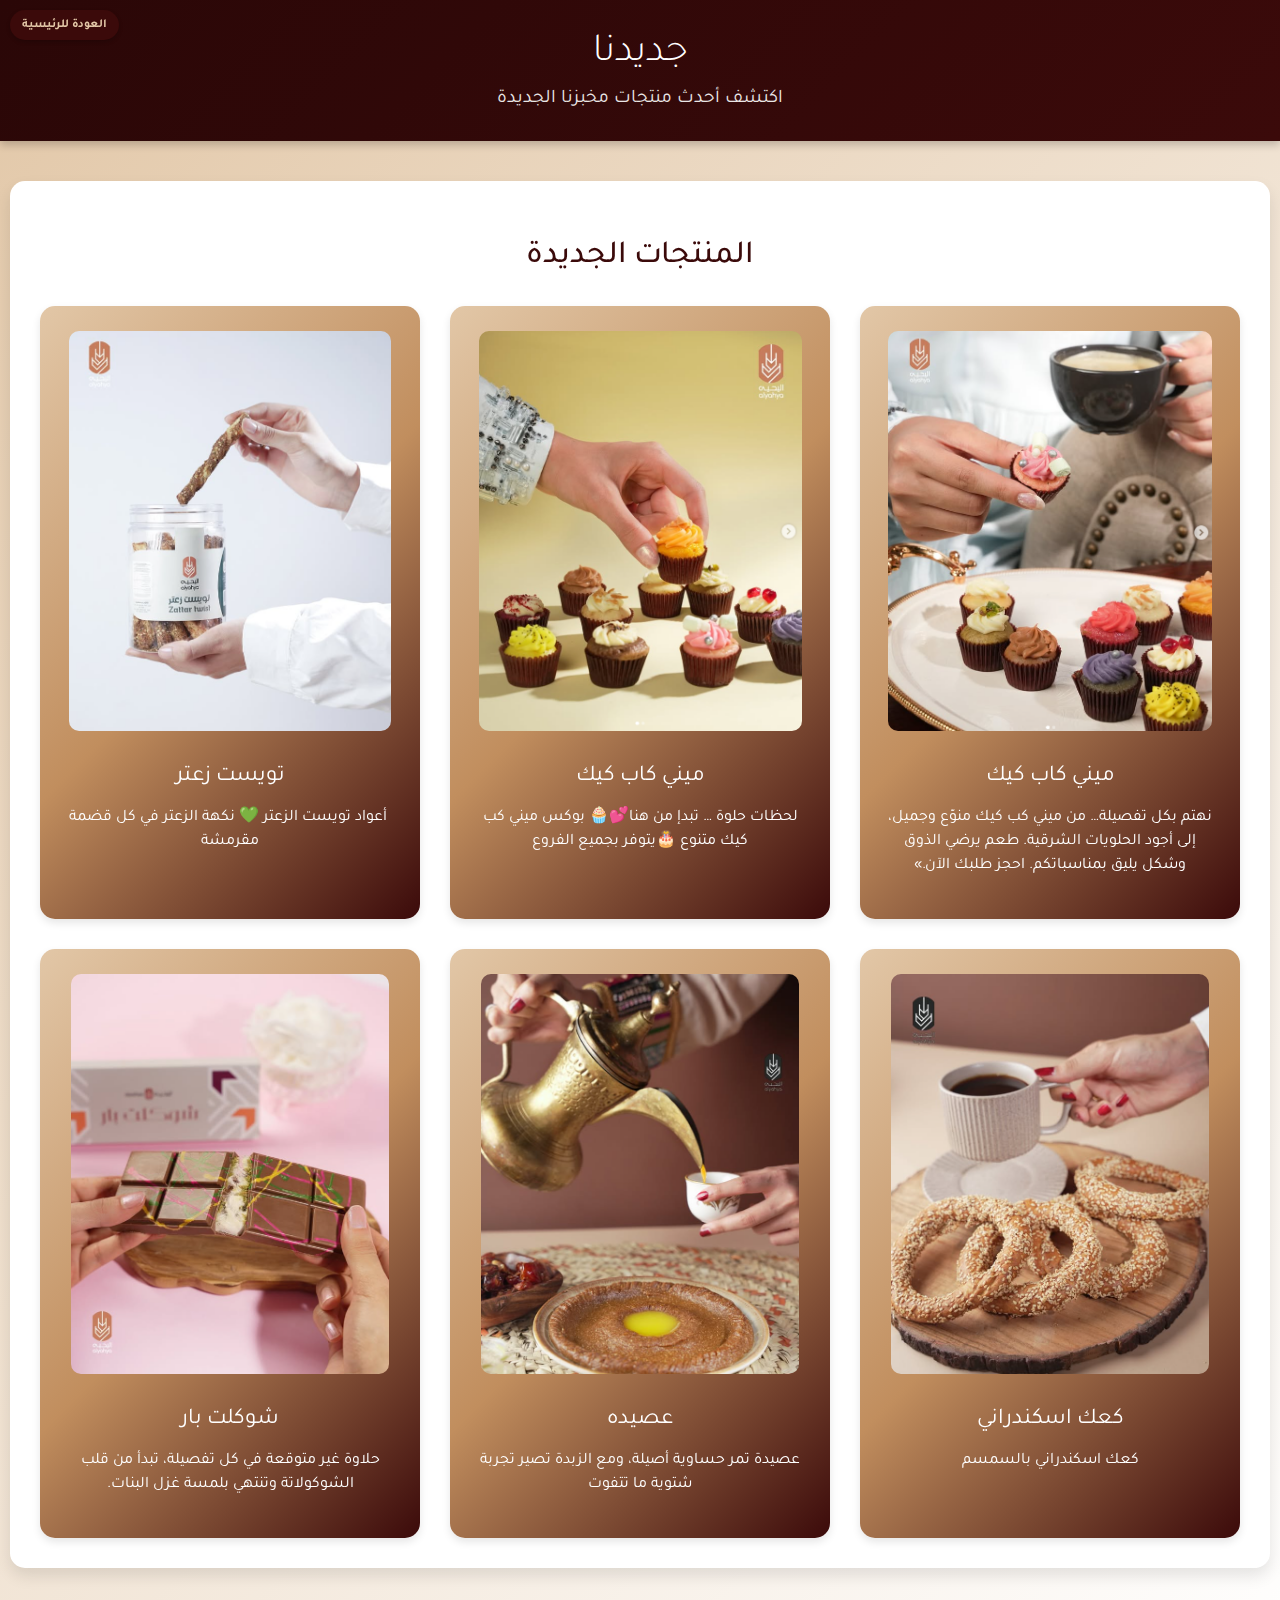
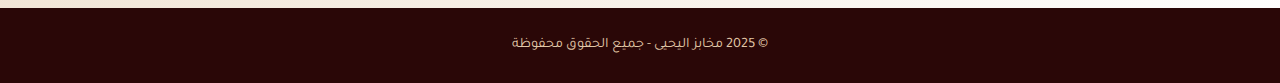
<file: OURNEW.HTML>
<!DOCTYPE html>
<html lang="ar" dir="rtl">
<head>
    <meta charset="UTF-8">
    <meta name="viewport" content="width=device-width, initial-scale=1.0">
    <title>صفحة المنتجات الجديدة - المخبز</title>
    <link href="https://fonts.googleapis.com/css2?family=Tajawal:wght@200;300;400;500;700&display=swap" rel="stylesheet">
    <style>
        :root {
            --gold: #c18e5e;
            --gold-light: #e2c7a7;
            --gold-dark: #a06f3f;
            --maroon: #3b0a0a;
            --maroon-light: #5a1c1c;
            --maroon-dark: #2a0707;
            --white: #ffffff;
        }
        body {
            font-family: 'Tajawal', sans-serif;
            margin: 0;
            padding: 0;
            background: linear-gradient(135deg, var(--gold-light) 0%, var(--white) 100%);
            color: var(--maroon);
            direction: rtl;
        }
        header {
            background: linear-gradient(135deg, var(--maroon-dark) 0%, var(--maroon) 100%);
            color: var(--white);
            text-align: center;
            padding: 30px 20px;
            box-shadow: 0 4px 8px rgba(0,0,0,0.2);
            position: relative;
        }
        header h1 {
            margin: 0;
            font-size: 2.5em;
            font-weight: 350;
            letter-spacing: 2px;
        }
        header p {
            margin: 10px 0 0;
            font-size: 1.2em;
            opacity: 0.9;
        }
        .back-btn {
         position: fixed; /* جعله ثابت في الزاوية */
            top: 10px;
            left: 10px;
            background-color: var(--maroon);
            color: var(--gold-light);
            padding: 8px 12px; /* مناسب للنص */
            text-decoration: none;
            border-radius: 20px; /* مستطيل قليلاً */
            font-weight: 700;
            font-size: 12px; /* صغير */
            z-index: 1000; /* فوق العناصر الأخرى */
            transition: all 0.3s ease;
            box-shadow: 0 2px 4px rgba(0,0,0,0.2);
        }
        
        .back-btn:hover {
            background-color: var(--maroon);
        }
        .container {
            max-width: 1200px;
            margin: 40px auto;
            padding: 30px;
            background-color: var(--white);
            border-radius: 15px;
            box-shadow: 0 8px 16px rgba(0,0,0,0.1);
            backdrop-filter: blur(10px);
        }
        h2 {
            text-align: center;
            color: var(--maroon);
            font-size: 2em;
            margin-bottom: 30px;
            font-weight: 450;
        }
        .products {
            display: grid;
            grid-template-columns: repeat(auto-fit, minmax(350px, 1fr));
            gap: 30px;
        }
        .product {
            background: linear-gradient(135deg, var(--gold-light) 0%, var(--gold) 50%, var(--maroon) 100%);
            border-radius: 15px;
            padding: 25px;
            text-align: center;
            transition: transform 0.3s, box-shadow 0.3s;
            box-shadow: 0 4px 8px rgba(0,0,0,0.1);
            overflow: hidden;
        }
        .product:hover {
            transform: translateY(-10px);
            box-shadow: 0 12px 24px rgba(0,0,0,0.2);
        }
        .product img {
            max-width: 100%;
            height: 400px;
            object-fit: cover;
            border-radius: 10px;
            margin-bottom: 10px;
        }
        .product h3 {
            margin: 15px 0 10px;
            color: var(--white);
            font-size: 1.4em;
            font-weight: 400;
        }
        .product p {
            color: var(--white);
            font-size: 1em;
            line-height: 1.5;
        }
            footer {
      background: var(--maroon-dark);
      color: var(--gold-light);
      text-align: center;
      padding: 15px;
      margin-top: 40px;
      font-size: 0.9rem;
    }
    </style>
</head>
<body>
    <header>
        <a href="index.html" class="back-btn">العودة للرئيسية</a> <!-- غير الرابط حسب الحاجة -->
        <h1>جديدنا</h1>
        <p>اكتشف أحدث منتجات مخبزنا الجديدة</p>
    </header>
    <div class="container">
        <h2>المنتجات الجديدة</h2>
        <div class="products">
            <div class="product">
                <img src="./img/CUP2.png" alt="كعكة الشوكولاتة">
                <h3> ميني كاب كيك</h3>
                <p>نهتم بكل تفصيلة… من ميني كب كيك منوّع وجميل، إلى أجود الحلويات الشرقية. طعم يرضي الذوق وشكل يليق بمناسباتكم. احجز طلبك الآن.»</p>
                                   
            </div>
            <div class="product">
                <img src="./img/MINI CUPCAKE.png" alt="خبز القمح الكامل">
                <h3>ميني كاب كيك </h3>
              <p>لحظات حلوة … تبدإ من هنا💕🧁
بوكس ميني كب كيك متنوع 🎂يتوفر بجميع الفروع</p>
            </div>
            <div class="product">
                <img src="./img/تويست.png" alt="كرواسون بالزبدة">
                <h3>تويست    زعتر </h3>
              <p>⁨ أعواد تويست الزعتر 💚
نكهة الزعتر في كل قضمة مقرمشة</p>
            </div>
            <div class="product">
                <img src="./img/kahkelex.png" alt="مافن التوت">
                <h3>كعك اسكندراني </h3>
                <p>كعك اسكندراني بالسمسم </p>
            </div>
            <div class="product">
                <img src="./img/aseda.png"alt="بيتزا الخضار">
                <h3>عصيده</h3>
                <p>عصيدة تمر حساوية أصيلة، ومع الزبدة تصير تجربة شتوية ما تتفوت</p>
            </div>
            <div class="product">
                <img src="./img/barchoclt.png" alt="دونات السكر">
                <h3> شوكلت بار </h3>
              <p>حلاوة غير متوقعة في كل تفصيلة، تبدأ من قلب الشوكولاتة وتنتهي بلمسة غزل البنات.</p>
            </div>
            <!-- أضف المزيد من المنتجات هنا إذا لزم الأمر -->
        </div>
    </div>
      <footer>
    <p>© 2025 مخابز اليحيى - جميع الحقوق محفوظة</p>
  </footer>
</body>
</html>
</file>
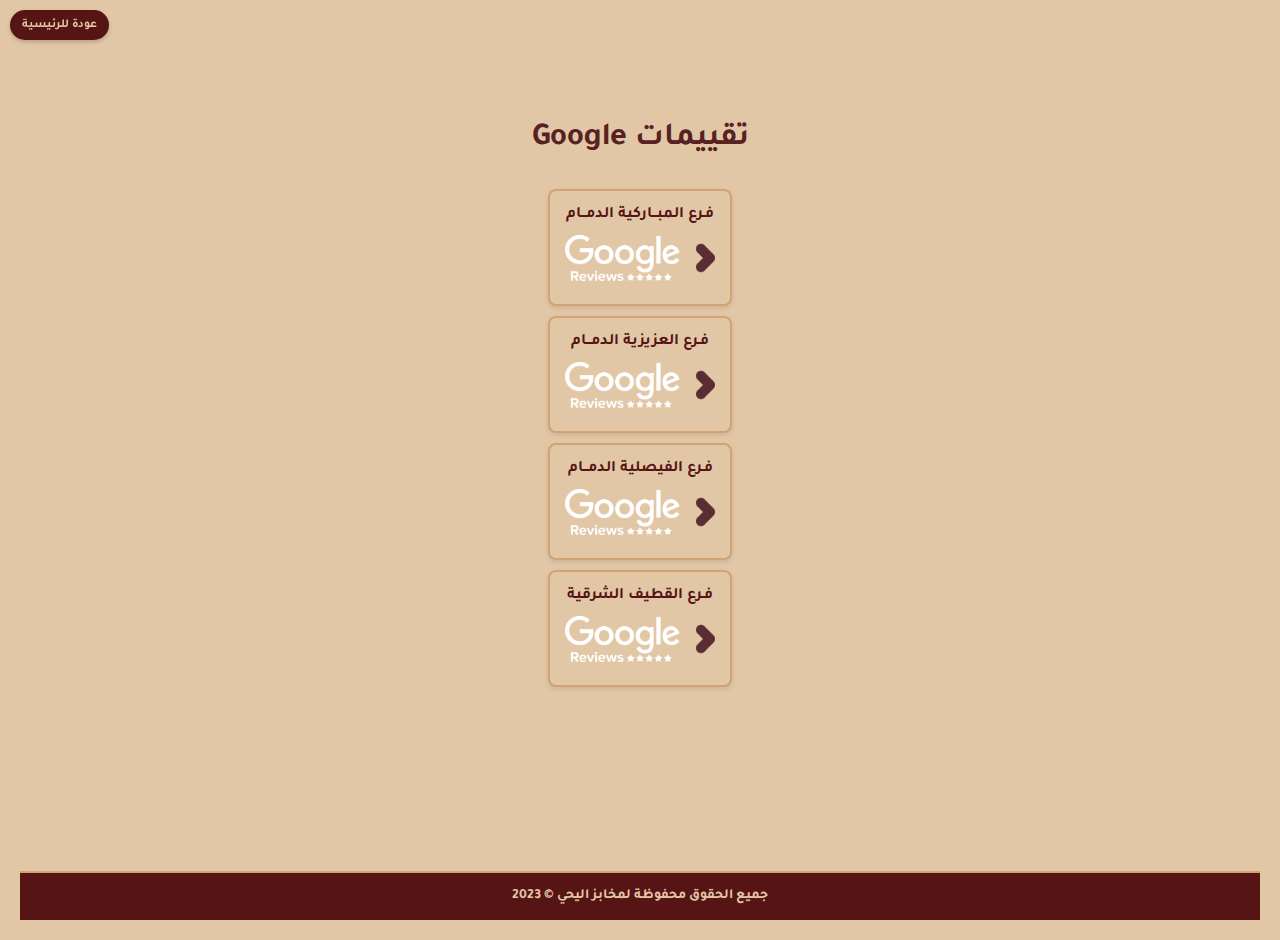
<file: preview-branchesp.html>
<!DOCTYPE html>
<html lang="ar" dir="rtl">
<head>
    <meta charset="UTF-8">
    <meta name="viewport" content="width=device-width, initial-scale=1.0">
    <title>صفحة الفروع وتقييمات Google</title>
    <!-- تحميل خط Tajawal من Google Fonts -->
    <link href="https://fonts.googleapis.com/css2?family=Tajawal:wght@400;700&display=swap" rel="stylesheet">
    <style>
        /* تعريف متغيرات الألوان */
        :root {
            --gold: #d3a273;
            --gold-light: #e2c7a7;
            --gold-dark: #977b5e;
            --maroon: #561414;
            --maroon-light: #822a2a;
            --maroon-dark: #582222;
        }

        /* CSS للتصميم */
        body {
            font-family: 'Tajawal', Arial, sans-serif; /* استخدام خط Tajawal */
            background-color: var(--gold-light);
            margin: 0;
            padding: 20px;
            text-align: center;
            color: var(--maroon);
            min-height: 100vh;
            display: flex;
            flex-direction: column;
        }
        .back-btn {
            position: fixed; /* جعله ثابت في الزاوية */
            top: 10px;
            left: 10px;
            background-color: var(--maroon);
            color: var(--gold-light);
            padding: 8px 12px; /* مناسب للنص */
            text-decoration: none;
            border-radius: 20px; /* مستطيل قليلاً */
            font-weight: 700;
            font-size: 12px; /* صغير */
            z-index: 1000; /* فوق العناصر الأخرى */
            transition: all 0.3s ease;
            box-shadow: 0 2px 4px rgba(0,0,0,0.2);
        }
        .back-btn:hover {
            background-color: var(--maroon-dark);
            transform: scale(1.05);
        }
        h1 {
            color: var(--maroon-dark);
            font-weight: 700;
            margin-top: 100px;
        }
        .branches {
            list-style-type: none;
            padding: 0;
            max-width: 600px;
            margin: 0 auto;
            flex: 1;
        }
        .branch {
            background-color: var(--gold-light); /* تغيير الخلفية إلى gold-light بدلاً من الأبيض */
            margin: 10px 0;
            padding: 15px;
            border-radius: 8px;
            box-shadow: 0 2px 5px rgba(0,0,0,0.1);
            border: 2px solid var(--gold);
        }
        .branch strong {
            color: var(--maroon);
        }
        .branch a {
            display: inline-block;
            margin-top: 10px;
            text-decoration: none;
        }
        .branch a img {
            width: 150px; /* حجم الصورة، يمكن تعديله */
            height: auto;
            border-radius: 5px;
            transition: transform 0.2s;
        }
        .branch a img:hover {
            transform: scale(1.05); /* تأثير عند التمرير */
        }
        button {
            background-color: var(--maroon);
            color: var(--gold-light);
            border: none;
            padding: 10px 20px;
            cursor: pointer;
            border-radius: 5px;
            margin-bottom: 20px;
            font-family: 'Tajawal', Arial, sans-serif;
            font-weight: 700;
        }
        button:hover {
            background-color: var(--maroon-dark);
        }
        .hidden {
            display: none;
        }
        footer {
            background-color: var(--maroon);
            color: var(--gold-light);
            padding: 15px; /* زيادة padding للمزيد من التنسيق */
            text-align: center;
            font-weight: 700;
            margin-top: auto;
            border-top: 2px solid var(--gold); /* إضافة حدود علوية */
        }
        footer p {
            margin: 0;
            font-size: 14px;
        }

        /* Responsive لشاشات الموبايل */
        @media (max-width: 768px) {
            body {
                padding: 10px;
            }
            .back-btn {
                top: 5px;
                left: 5px;
                padding: 6px 10px;
                font-size: 10px;
            }
            h1 {
                font-size: 24px;
            }
            .branches {
                max-width: 100%;
            }
            .branch {
                padding: 10px;
            }
            .branch a img {
                width: 100px; /* تقليل حجم الصورة على الموبايل */
            }
            button {
                padding: 8px 16px;
                font-size: 14px;
            }
            footer {
                padding: 20px; /* تقليل padding على الموبايل */
                font-size: 12px;
            }
        }
    </style>
</head>
<body>
    <a href="index.html" class="back-btn">عودة للرئيسية</a> <!-- زر عودة صغير عائم في الزاوية اليسرى -->
    <h1> تقييمات Google</h1>
<!--<button id="toggleBtn">إظهار/إخفاء الفروع</button>-->
    <ul class="branches" id="branchesList">
        <li class="branch">
            <strong>فـرع المبــاركية الدمــام</strong><br>
            <a href="https://www.google.com/maps/place/Your+Branch+Location+Mubarakiyah+Dammam" target="_blank">
                <img src="img/New folder/gogld-logo.webp" alt="عرض التقييم على Google">
            </a>
        </li>
        <li class="branch">
            <strong>فـرع العزيزية الدمــام</strong><br>
            <a href="https://www.google.com/maps/place/Your+Branch+Location+Al+Aziziyah" target="_blank">
                <img src="img/New folder/gogld-logo.webp" alt="عرض التقييم على Google">
            </a>
        </li>
        <li class="branch">
            <strong>فـرع الفيصلية الدمــام </strong><br>
            <a href="https://www.google.com/maps/place/Your+Branch+Location+Al+Faisaliyah" target="_blank">
            <img src="img/New folder/gogld-logo.webp" alt="عرض التقييم على Google">
            </a>
        </li>
        <li class="branch">
            <strong>فـرع القطيف الشرقية </strong><br>
            <a href="https://www.google.com/maps/place/Your+Branch+Location+Qatif" target="_blank">
                 <img src="img/New folder/gogld-logo.webp" alt="عرض التقييم على Google">
            </a>
        </li>
    </ul>

    <footer>
        <p>جميع الحقوق محفوظة لمخابز اليحي © 2023</p>
    </footer>

    <script>
        // JavaScript للتفاعل
        const toggleBtn = document.getElementById('toggleBtn');
        const branchesList = document.getElementById('branchesList');

        toggleBtn.addEventListener('click', () => {
            branchesList.classList.toggle('hidden');
        });
    </script>
</body>
</html>
</file>
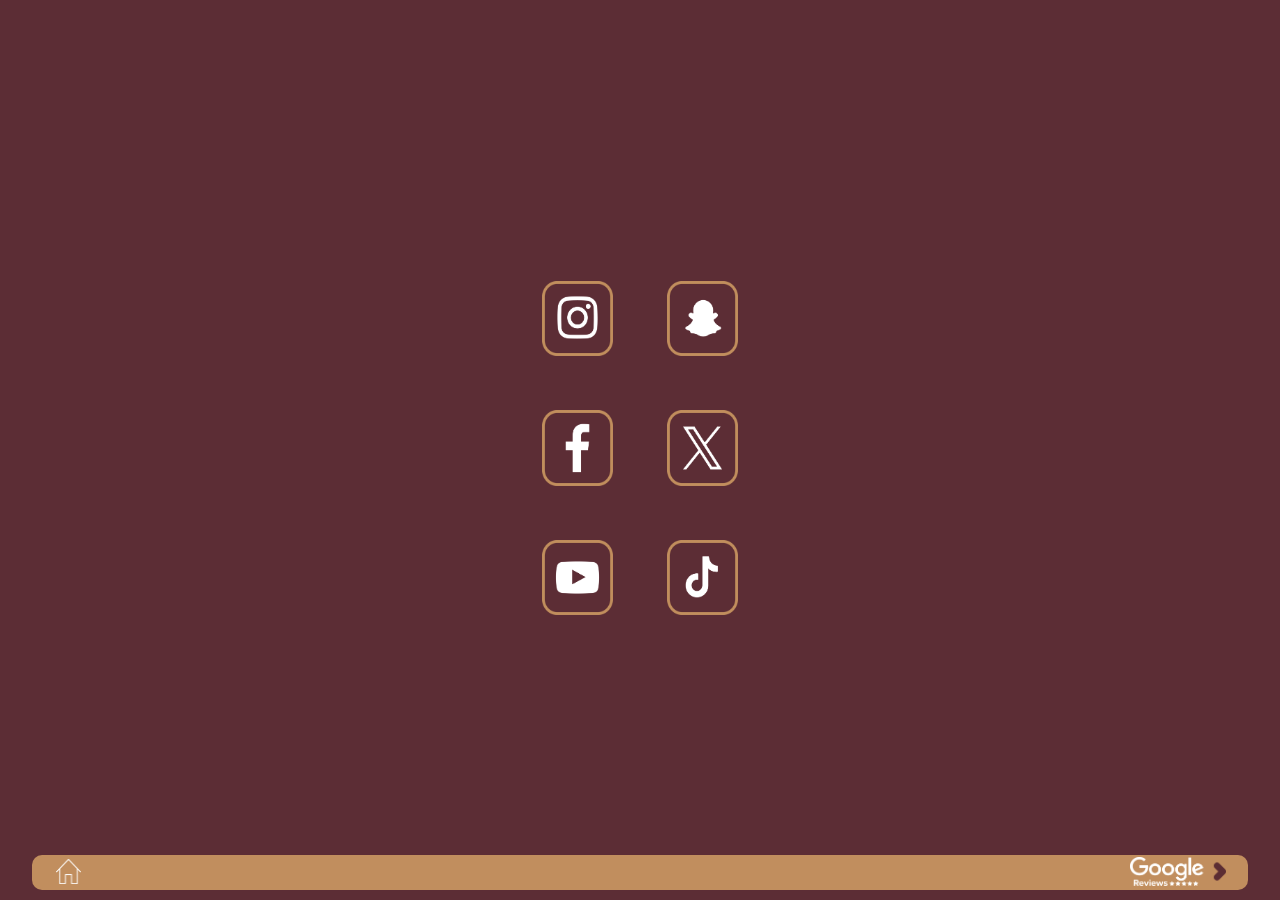
<file: social.html>
<!DOCTYPE html>
<html lang="en">
<head>
    <meta charset="UTF-8">
    <meta name="viewport" content="width=device-width, initial-scale=1.0">
    <title>Responsive Social Media Icons</title>
    <link rel="stylesheet" href="https://cdnjs.cloudflare.com/ajax/libs/font-awesome/4.7.0/css/font-awesome.min.css">
    <link href="css/style.css" rel="stylesheet">
    <style>
        
        zain-extralight {
    font-family: "Zain", sans-serif;
    font-weight: 200;
    font-style: normal;
  }
  
  .zain-light {
    font-family: "Zain", sans-serif;
    font-weight: 300;
    font-style: normal;
  }
  
  .zain-regular {
    font-family: "Zain", sans-serif;
    font-weight: 400;
    font-style: normal;
  }
  
  .zain-bold {
    font-family: "Zain", sans-serif;
    font-weight: 700;
    font-style: normal;
  }
  
  .zain-extrabold {
    font-family: "Zain", sans-serif;
    font-weight: 800;
    font-style: normal;
  }
  
  .zain-black {
    font-family: "Zain", sans-serif;
    font-weight: 900;
    font-style: normal;
  }    
        body {
            display: flex;
            justify-content: center;
            align-items: center;
            flex-direction: column;
            height: 100vh;
            margin: 0;
            background-color: #f0f0f0;
            background-color: #5c2d35;
        }
        .container {
            display: grid;
            grid-template-columns: repeat(2, 1fr);
            gap: 50px;
            max-width: 200px;
        }
        .container img {
            width: 95%;
            height: 95%;
        }
        .link-container {
            margin-top: 40px;
        }

        /* .footer {
            position: fixed;
            bottom: 0;
            width: 100%;
            background-color: #f27e3e;
            color: white;
            display: flex;
            justify-content: space-between;
            align-items: center;
            border-radius: 9px;
            width: 95%;
            margin-bottom: 10px;
            
        } */
        /* .footer a {
            color: white;
            text-decoration: none;
        } */
        /* .footer img {
          
            margin-bottom: 0px;
            padding-bottom: 0px;
            border: 0px;
            
        } */
        /* .rightfrmt
        {
          
        } */
        /* .foterhome
        {
            
            height: 25PX;
            margin-left: 10PX;
            width: auto;
           
        } */
        .linkfrmt
        {
            margin-bottom: 0px;
        }

        .link-container a {
            text-decoration: none;
            color: #f27e3e;
            font-size: 25px;
            font-family: 'Lucida Sans', 'Lucida Sans Regular', 'Lucida Grande', 'Lucida Sans Unicode', Geneva, Verdana, sans-serif;
            font-weight: 600;
        }
       

        /* Default image size */
/* img {
    
    height: 25px;
} */
/* .IMGFRMTGOOGLE
{
    height: 25PX;
    margin-top: 1PX;
    margin-right: 10PX;
   
     */

/* .rightfrmt
{
    margin-right: 10PX;
} */

/* For screens smaller than 768px */
@media (max-width: 767px) {
    img {
        width: 100px; /* Adjust as needed */
    }
}

/* For screens smaller than 480px */
@media (max-width: 479px) {
    img {
        width: 100px; /* Adjust as needed */
    }
}
    </style>
</head>
<body>
    <div class="container">
        <a href="https://www.instagram.com/alyahya_bakeries/"><img src="img/New folder/yh-ins-icons.webp" alt="Icon 1"></a>
       <a href="https://www.snapchat.com/explore/breakbread.sa"> <img src="img/New folder/yh-snp-icons.webp" alt="Icon 2"></a>
      <a href="https://www.tiktok.com/@breakbread.sa?lang=en">  <img src="img/New folder/yh-fa-icons.webp" alt="Icon 3"></a>
      <a href="https://x.com/breakbread_sa">  <img src="img/New folder/yh-x-icons.webp" alt=""></a>
      <a href="https://x.com/breakbread_sa">  <img src="img/New folder/yh-you-icons.webp" alt=""></a>
      <a href="https://x.com/breakbread_sa">  <img src="img/New folder/yh-tk-icons.webp" alt=""></a>
     
        
      
    </div>

    <div   style="background-color: #c18e5e;"   class="footer">
        <div class=" bandfooterfixed">
            <a href="preview-branchesp.html"   class="goglreview"><img  class="" src="./img/New folder/gogld-logo.webp" alt=""></a>
            <a href="index.html"   class="homeicons"><img  class="IMGICONHOME" src="./img/New folder/hom.webp" alt=""></a>
        
        </div>
    </div>



   <!-- Simple Preloader (paste before </body>) -->
<div id="preloader" aria-hidden="false" role="status" aria-live="polite">
  <div class="preloader-inner" role="presentation">
    <div class="spinner" aria-hidden="true"></div>
    <div class="preloader-text">جاري التحميل...</div>
  </div>
</div>

<style>
  @import url('https://fonts.googleapis.com/css2?family=Tajawal:wght@300;400;700;800&display=swap');

  #preloader{
    position:fixed;inset:0;z-index:2000;
    display:flex;align-items:center;justify-content:center;
    background: rgba(0,0,0,0.18);
    backdrop-filter: blur(3px);
    -webkit-backdrop-filter: blur(3px);
    transition: opacity .35s ease, visibility .35s ease;
    opacity:1;visibility:visible;
    font-family: "Tajawal", sans-serif;
  }
  #preloader.hidden{ opacity:0; visibility:hidden; pointer-events:none; }

  .preloader-inner{
    text-align:center;
    background: rgba(255,255,255,0.98);
    padding:14px 18px;border-radius:12px;
    box-shadow: 0 10px 30px rgba(0,0,0,0.12);
    min-width:180px;display:flex;gap:12px;align-items:center;justify-content:center;
  }

  .spinner{
    width:36px;height:36px;border-radius:50%;
    border:4px solid rgba(88,34,34,0.12);border-top-color:#582222;
    animation: spin 0.9s linear infinite;flex-shrink:0;
  }
  @keyframes spin{ to { transform: rotate(360deg); } }

  .preloader-text{
    font-weight:700;color:#2b1b10;font-size:14px;
  }

  /* منع التفاعل أثناء التحميل */
  body.loading *:not(#preloader):not(#preloader *){ pointer-events:none; user-select:none; }
  @media (max-width:420px){
    .preloader-inner{padding:10px; gap:10px; min-width:150px}
    .preloader-text{font-size:13px}
    .spinner{width:30px;height:30px;border-width:3px}
  }
</style>

<script>
(function(){
  const preloader = document.getElementById('preloader');
  const MIN_SHOW_MS = 300; // أقل مدة عرض بالمللي ثانية
  const start = Date.now();
  let hidden = false;

  function hideNow(){
    if(hidden) return;
    hidden = true;
    const elapsed = Date.now() - start;
    const wait = Math.max(0, MIN_SHOW_MS - elapsed);
    setTimeout(()=>{
      preloader.classList.add('hidden');
      preloader.setAttribute('aria-hidden','true');
      document.body.classList.remove('loading');
    }, wait);
  }

  // إذا اكتمل تحميل الصفحة
  window.addEventListener('load', hideNow, {once:true});

  // مهلة أمان قصيرة (في حال لم يكتمل load)
  setTimeout(hideNow, 3000);

  // منع التفاعل أثناء العرض
  document.body.classList.add('loading');
})();
</script>
</body>
</html>
</file>
<file: css/style.css>
/* 
.zain-extralight {
    font-family: "Zain", sans-serif;
    font-weight: 200;
    font-style: normal;
  }
  
  .zain-light {
    font-family: "Zain", sans-serif;
    font-weight: 300;
    font-style: normal;
  }
  
  .zain-regular {
    font-family: "Zain", sans-serif;
    font-weight: 400;
    font-style: normal;
  }
  
  .zain-bold {
    font-family: "Zain", sans-serif;
    font-weight: 700;
    font-style: normal;
  }
  
  .zain-extrabold {
    font-family: "Zain", sans-serif;
    font-weight: 800;
    font-style: normal;
  }
  
  .zain-black {
    font-family: "Zain", sans-serif;
    font-weight: 900;
    font-style: normal;
  }
   */
   .tajawal-extralight {
    font-family: "Tajawal", sans-serif;
    font-weight: 200;
    font-style: normal;
  }
  
  .tajawal-light {
    font-family: "Tajawal", sans-serif;
    font-weight: 300;
    font-style: normal;
  }
  
  .tajawal-regular {
    font-family: "Tajawal", sans-serif;
    font-weight: 400;
    font-style: normal;
  }
  
  .tajawal-medium {
    font-family: "Tajawal", sans-serif;
    font-weight: 500;
    font-style: normal;
  }
  
  .tajawal-bold {
    font-family: "Tajawal", sans-serif;
    font-weight: 700;
    font-style: normal;
  }
  
  .tajawal-extrabold {
    font-family: "Tajawal", sans-serif;
    font-weight: 800;
    font-style: normal;
  }
  
  .tajawal-black {
    font-family: "Tajawal", sans-serif;
    font-weight: 900;
    font-style: normal;
  }
  



/********** break and bread CSS **********/
body
{
    background-color:#c18e5e;
    
    font-weight: 800px;
     font-family: "Zain", sans-serif ;
     font-weight: 750;
}

:root {
    --primary: rgba(255, 255, 255, 0.979);
    --dark: #;
}

.fw-medium {
    font-weight: 600 !important;
}

.fw-semi-bold {
    font-weight: 700 !important;
}

.back-to-top {
    position: fixed;
    display: none;
    right: 45px;
    bottom: 45px;
    z-index: 99;
}


/*** Spinner ***/
#spinner {
    opacity: 0;
    visibility: hidden;
    transition: opacity .5s ease-out, visibility 0s linear .5s;
    z-index: 99999;
}

#spinner.show {
    transition: opacity .5s ease-out, visibility 0s linear 0s;
    visibility: visible;
    opacity: 1;
}


/*** Button ***/
.btn {
    font-family: 'Nunito', sans-serif;
    font-weight: 500;
    text-transform: uppercase;
    transition: .5s;
}

.btn.btn-primary,
.btn.btn-secondary {
    color: #FFFFFF;
}

.btn-square {
    width: 38px;
    height: 38px;
}

.btn-sm-square {
    width: 32px;
    height: 32px;
}

.btn-lg-square {
    width: 48px;
    height: 48px;
}

.btn-square,
.btn-sm-square,
.btn-lg-square {
    padding: 0;
    display: flex;
    align-items: center;
    justify-content: center;
    font-weight: normal;
    border-radius: 2px;
}


/*** Navbar ***/
.navbar-dark .navbar-nav .nav-link {
    position: relative;
    margin-left: 25px;
    padding: 35px 0;
    font-size: 15px;
    color: var(--light) !important;
    text-transform: uppercase;
    font-weight: 500;
    outline: none;
    transition: .5s;
}

.sticky-top.navbar-dark .navbar-nav .nav-link {
    padding: 20px 0;
}

.navbar-dark .navbar-nav .nav-link:hover,
.navbar-dark .navbar-nav .nav-link.active {
    color: var(--primary) !important;
}

.navbar-dark .navbar-brand img {
    max-height: 60px;
    transition: .5s;
}

.sticky-top.navbar-dark .navbar-brand img {
    max-height: 45px;
}

@media (max-width: 991.98px) {
    .sticky-top.navbar-dark {
        position: relative;
    }

    .navbar-dark .navbar-collapse {
        margin-top: 15px;
        border-top: 1px solid rgba(255, 255, 255, .1)
    }

    .navbar-dark .navbar-nav .nav-link,
    .sticky-top.navbar-dark .navbar-nav .nav-link {
        padding: 10px 0;
        margin-left: 0;
    }

    .navbar-dark .navbar-brand img {
        max-height: 45px;
    }
}

@media (min-width: 992px) {
    .navbar-dark {
        position: absolute;
        width: 100%;
        top: 0;
        left: 0;
        z-index: 999;
        background: transparent !important;
    }
    
    .sticky-top.navbar-dark {
        position: fixed;
        background: var(--dark) !important;
    }
}


/*** Hero Header ***/
.hero-header {
    background: linear-gradient(rgba(0, 0, 0, .0), rgba(0, 0, 0, .0)), url(../);
    background-position: center center;
    background-repeat: no-repeat;
    background-size: cover;
    width: 100%;
    margin-right: -1%;
   margin-left: -1%;
}

/* .hero-header img {
    animation: imgRotate 50s linear infinite;
} */

/* @keyframes imgRotate { 
    100% { 
        transform: rotate(360deg); 
    } 
} */

.breadcrumb-item + .breadcrumb-item::before {
    color: rgba(255, 255, 255, .5);
}


/*** Section Title ***/
.section-title {
    position: relative;
    display: inline-block;
}

.section-title::before {
    position: absolute;
    content: "";
    width: 45px;
    height: 2px;
    top: 50%;
    left: -55px;
    margin-top: -1px;
    background: var(--primary);
}

.section-title::after {
    position: absolute;
    content: "";
    width: 45px;
    height: 2px;
    top: 50%;
    right: -55px;
    margin-top: -1px;
    background: var(--primary);
}

.section-title.text-start::before,
.section-title.text-end::after {
    display: none;
}


/*** Service ***/
.service-item {
    box-shadow: 0 0 45px rgba(0, 0, 0, .08);
    transition: .5s;
}

.service-item:hover {
    background: var(--primary);
}

.service-item * {
    transition: .5s;
}

.service-item:hover * {
    color: var(--light) !important;
}


/*** Food Menu ***/
.nav-pills .nav-item .active {
    border-bottom: 2px solid var(--primary);
}

/*** Youtube Video ***/
.video {
    position: relative;
    height: 100%;
    min-height: 500px;
    background: linear-gradient(rgba(15, 23, 43, .1), rgba(15, 23, 43, .1)), url(../img/video.jpg);
    background-position: center center;
    background-repeat: no-repeat;
    background-size: cover;
}

.video .btn-play {
    position: absolute;
    z-index: 3;
    top: 50%;
    left: 50%;
    transform: translateX(-50%) translateY(-50%);
    box-sizing: content-box;
    display: block;
    width: 32px;
    height: 44px;
    border-radius: 50%;
    border: none;
    outline: none;
    padding: 18px 20px 18px 28px;
}

.video .btn-play:before {
    content: "";
    position: absolute;
    z-index: 0;
    left: 50%;
    top: 50%;
    transform: translateX(-50%) translateY(-50%);
    display: block;
    width: 100px;
    height: 100px;
    background: var(--primary);
    border-radius: 50%;
    animation: pulse-border 1500ms ease-out infinite;
}

.video .btn-play:after {
    content: "";
    position: absolute;
    z-index: 1;
    left: 50%;
    top: 50%;
    transform: translateX(-50%) translateY(-50%);
    display: block;
    width: 100px;
    height: 100px;
    background: var(--primary);
    border-radius: 50%;
    transition: all 200ms;
}

.video .btn-play img {
    position: relative;
    z-index: 3;
    max-width: 100%;
    width: auto;
    height: auto;
}

.video .btn-play span {
    display: block;
    position: relative;
    z-index: 3;
    width: 0;
    height: 0;
    border-left: 32px solid var(--dark);
    border-top: 22px solid transparent;
    border-bottom: 22px solid transparent;
}

@keyframes pulse-border {
    0% {
        transform: translateX(-50%) translateY(-50%) translateZ(0) scale(1);
        opacity: 1;
    }

    100% {
        transform: translateX(-50%) translateY(-50%) translateZ(0) scale(1.5);
        opacity: 0;
    }
}

#videoModal {
    z-index: 99999;
}

#videoModal .modal-dialog {
    position: relative;
    max-width: 800px;
    margin: 60px auto 0 auto;
}

#videoModal .modal-body {
    position: relative;
    padding: 0px;
}

#videoModal .close {
    position: absolute;
    width: 30px;
    height: 30px;
    right: 0px;
    top: -30px;
    z-index: 999;
    font-size: 30px;
    font-weight: normal;
    color: #FFFFFF;
    background: #000000;
    opacity: 1;
}


/*** Team ***/
.team-item {
    box-shadow: 0 0 45px rgba(0, 0, 0, .08);
    height: calc(100% - 38px);
    transition: .5s;
}

.team-item img {
    transition: .5s;
}

.team-item:hover img {
    transform: scale(1.1);
}

.team-item:hover {
    height: 100%;
}

.team-item .btn {
    border-radius: 38px 38px 0 0;
}


/*** Testimonial ***/
.testimonial-carousel .owl-item .testimonial-item,
.testimonial-carousel .owl-item.center .testimonial-item * {
    transition: .5s;
}

.testimonial-carousel .owl-item.center .testimonial-item {
    /* background: var(--primary) !important;
    border-color: var(--primary) !important; */
}

.testimonial-carousel .owl-item.center .testimonial-item * {
    color: var(--light) 
}

.testimonial-carousel .owl-dots {
    margin-top: 24px;
    display: flex;
    align-items: flex-end;
    justify-content: center;
}

.testimonial-carousel .owl-dot {
    position: relative;
    display: inline-block;
    margin: 0 5px;
    width: 15px;
    height: 15px;
    border: 1px solid #CCCCCC;
    border-radius: 15px;
    transition: .5s;
}

.testimonial-carousel .owl-dot.active {
    background: var(--primary);
    border-color: var(--primary);
}


/*** Footer ***/














.footer .footer-menu a:last-child {
    margin-right: 0;
    padding-right: 0;
    border-right: none;
}

.clricon{
    color: black
}
.contaibg
{
    background-color: ;
    margin-bottom: 0px;
    
    
}
.contaibg
{
background-color:;
}
span
{
    
}



.text-clrbreak
{
    color: #414142;
    font-size: x-large;
   
}
.rialfnt
{
    margin: 1;
    background-color: #aaaab3;
    position: relative;
    color: #CCCCCC;
    direction: ltr;
    
}
.rialdesc
{
background-color: #414142;
width: 50px;
display: flex;
justify-content: space-between;

}
.smalldesc
{
    color: white;
   
    font-size: small;
    margin-top: 10px;
    box-sizing: 10;
    font-weight: 900;
    
}

.prdctsprice
{
    font-size: small;
}
.pricepos
{
    margin-left: 5px;
}

.framprducts
{
    background-color: #414142;
    padding: 0;
    margin: 0;
    border: 0;
    
}
.prdctcontent
{
    display: flex;
    background-color: aqua;
    align-items: center;
    justify-content: space-evenly;
    margin-top: 0;
    padding-top: 0;
    height: 100%;
}
.priceandname{
    background-color: rgb(255, 0, 242);
    scroll-margin-top: 0;
    padding-bottom: 0;
    margin-top: 20px;
}
.prdcthead{
    background-color:red ;
 
    
    justify-content: space-between;
    margin-top: 0;
}
mainl
{
    background-color: rebeccapurple;

}


.mainitem
{
    height: 100%;
    width: 100%;  
    margin-bottom: 0px;
    font-size: large;
    padding-bottom: 0;
    margin-bottom: 0;
    font-weight: 800px;
    
}

.nameitems
{
    margin-right: 0%;
    float: right;
    margin-top: 2.50px;
    font-weight: 600px;
    margin-bottom: 0px;
  

}
.leftside
{
    float: left;
    margin-left: 5px;
    font-weight: 800px;
   

}
.itemsconte
{
    margin-top: 0;
    margin-left: 0;
    margin-right: 0;
    margin-bottom: 0;
    height: 100;
    width: 100;
    font-weight: 800px;
    
}
.foemating
{
    margin-top: 0px;
    border: 0px;
    color: #5c2d35;
    font-weight: 800px;
}


.cotainerprdct
{
   background-color: aqua;
   overflow: hidden;
   height: 100%;
   font-weight: 800px;
}
.descpdcrtt
{
    font-size: small;
    font-weight: 800px;
}
.wasf
{
    margin-top: 0px;
    margin-bottom: 0;
    top: 0;
   color: white;
   font-weight: 800px;
}
.wsf
{
    font-size: large;
    color: white;
    font-weight: 200px;
   
   
}
.rialfntt
{
    font-size: small;
    font-weight: 400px;
}
.rialfntt
{
    color: white;
    font-weight: 800px;
}
.goglreview
{
    float: right;
    margin-right: 20px;
    height: 30px;
    width: 100px;
    margin-top: 2px;
    margin-bottom: 3px;

}

.babfoter
{
    position: fixed;
    bottom: 0;
}


.content {
    min-height: 100%;
    /* Other styles for your content */
    
}

.footer {
    position: fixed;
    bottom: 10px;
    width: 95%;
    background-color: #5c2d35;
    color: white;
    text-align: center;  
    justify-content: center;
    border-radius: 10px;
    margin-left: 2.50%;
    margin-right: 2.50%;
  
}
.bdyfooter
{
    background-color: aqua;
}
.contaibg
{
    margin-bottom: 0px;
}
body
{
    font-family: "Tajawal", sans-serif;
    font-weight: 700;
    font-style: normal;
    
}





img {
    max-width: 100%;
    height: auto;
   
}
/* For screens smaller than 768px (e.g., phones) */
@media only screen and (max-width: 768px) {
    img {
        width: 96%;
        margin-left: 2%;
        margin-right: 2%;
        align-items: center;
        
    }
}

/* For screens between 768px and 1200px (e.g., tablets) */
@media only screen and (min-width: 768px) and (max-width: 1200px) {
    img {
        width: 96%;
        margin-left: 2%;
        margin-right: 2%;
        align-items: center;
        
    }
}

/* For screens larger than 1200px (e.g., desktops) */
@media only screen and (min-width: 1200px) {
    img {
        width: 96%;
        margin-left: 2%;
        margin-right: 2%;
        align-items: center;
        
    }
}
.imgmnu
{
margin-top: 10px;
}
.mealtimeicon
{
    width: 10px;
    height: 10px;
    font-size:smaller ;
    font-weight: 100;

}
.menu-icon {
    display: flex;
    align-items: center;
    margin-bottom: 5px;
   
}
.menu-icon img {
    width: 10px; /* Adjust the size as needed */
    height: auto;
    margin-right: 0px;
    margin-left: 1px;
}
.multiitemss
{
    background-color: #5c2d35;
    border-radius: 10px;
    color: white;
    font-family: "Tajawal", sans-serif;
    font-weight: 300;
    font-size: 16px;
    height: 100%;
    width: 100%;
    box-sizing: border-box;
    height: 35px;
   display: flex;
   align-items: center;
   justify-content: center;
   margin-bottom: 5px;
   

   
}
.itemsheadclr
{
    font-family: "Tajawal", sans-serif;
    font-weight: 300;
    font-style: normal;
    
}
.IMGFRMTGOOGLE
{
    height: 30PX;
    margin-top: 1PX;
}

.IMGICONHOME
{
    height: 25px;
    width: 25PX;
    margin-top: 1px;
    float: left;
    margin-top: 4PX;
}
.descriptionitems
{
    font-weight: 300;
    font-size: 10px;
    margin-top: 0px;
}
.namesmrgn
{
    margin-bottom: 0px;
}

.lastof
{
    margin-bottom: 10px;
}
.frresize
{
    font-size: small;
}
.featslide
{
   margin-top: 0px;
}
.heroimge
{
    border-radius: 10px;
}
.linebetween
{
    width: 100%;
    height: 100px;
    color: #000000;
}
.caloriesfeat
{
    margin-left: 50px;
}
a:hover {

    text-decoration: none;
}
a span {
    text-decoration: none;
}
a
{
    text-decoration: none;
}

.calories1
{
margin-left: 50px;
font-size: x-small; 
text-decoration: none;
background-color: #414142;
color: white;
padding: 4px;
border-radius: 5px;
}
a
{
    text-decoration: none;
}
a:hover .caloriesfeat {
  text-decoration: none;
}
</file>
